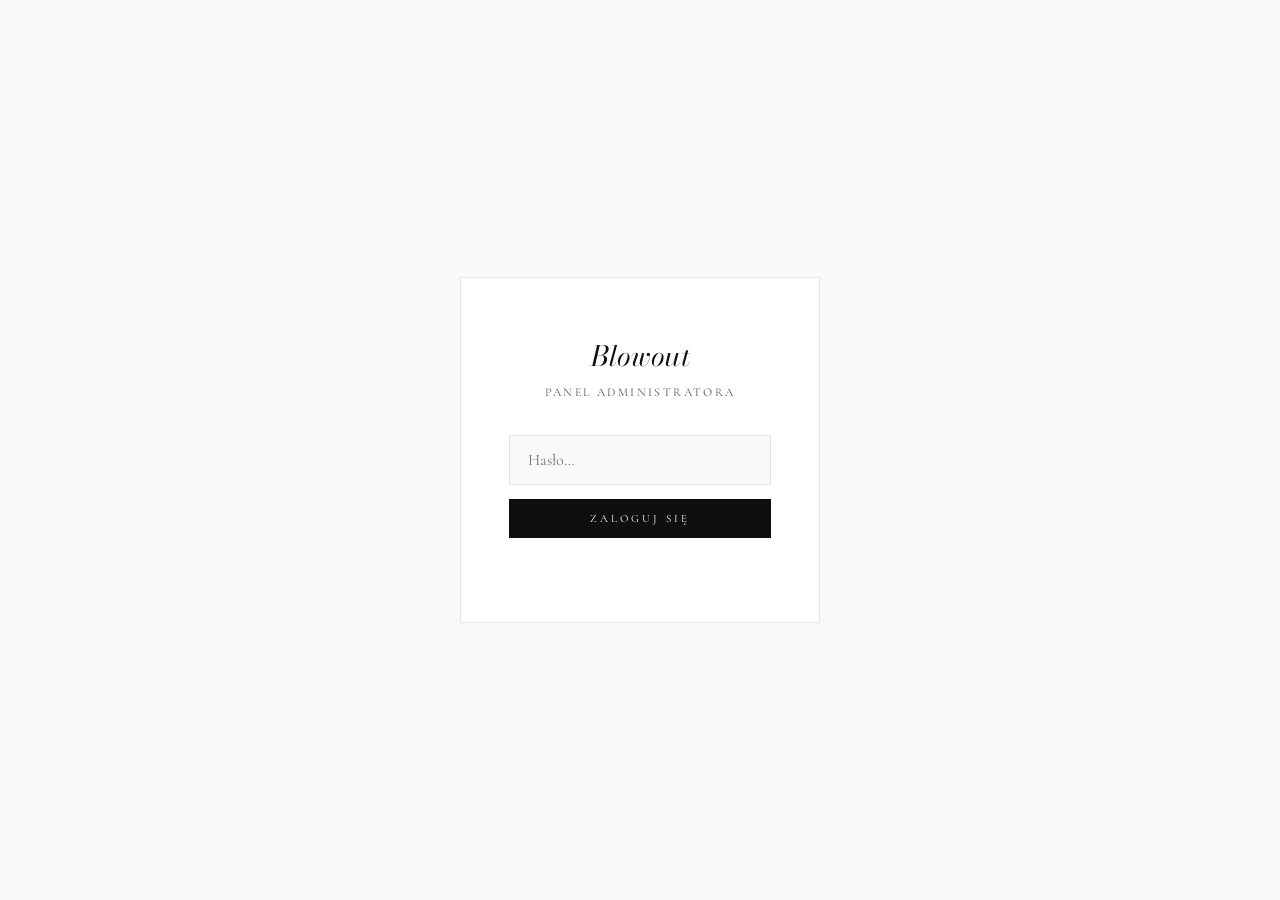
<file: admin.html>
<!doctype html>
<html lang="pl">
<head>
  <meta charset="UTF-8" />
  <meta name="viewport" content="width=device-width, initial-scale=1.0" />
  <title>Admin — Blowout Galeria</title>
  <link rel="preconnect" href="https://fonts.googleapis.com" />
  <link rel="preconnect" href="https://fonts.gstatic.com" crossorigin />
  <link href="https://fonts.googleapis.com/css2?family=Bodoni+Moda:ital,opsz,wght@0,6..96,700;1,6..96,400&family=Cormorant+Garamond:wght@300;400;600&display=swap" rel="stylesheet" />
  <!-- Cloudinary Upload Widget -->
  <script src="https://upload-widget.cloudinary.com/global/all.js" type="text/javascript"></script>
  <style>
    :root {
      --bg: #faf9f7;
      --surface: #ffffff;
      --border: rgba(0,0,0,0.09);
      --text: #0f0f0f;
      --text-mid: #555;
      --accent: #c8a87a;
      --danger: #c0392b;
      --T: cubic-bezier(0.16,1,0.3,1);
    }
    *, *::before, *::after { box-sizing: border-box; margin: 0; padding: 0; }
    html { font-family: "Cormorant Garamond", serif; background: var(--bg); color: var(--text); }

    /* ─── LOGIN ─── */
    #loginScreen {
      min-height: 100vh;
      display: flex;
      align-items: center;
      justify-content: center;
    }
    .login-box {
      background: var(--surface);
      border: 1px solid var(--border);
      padding: 56px 48px;
      width: 360px;
      text-align: center;
    }
    .login-box h1 {
      font-family: "Bodoni Moda", serif;
      font-style: italic;
      font-size: 28px;
      font-weight: 400;
      margin-bottom: 8px;
    }
    .login-box p {
      font-size: 12px;
      letter-spacing: 0.2em;
      text-transform: uppercase;
      color: var(--text-mid);
      margin-bottom: 36px;
    }
    .login-box input {
      width: 100%;
      padding: 14px 18px;
      border: 1px solid var(--border);
      background: var(--bg);
      font-family: "Cormorant Garamond", serif;
      font-size: 16px;
      color: var(--text);
      margin-bottom: 14px;
      outline: none;
      transition: border-color 0.2s;
    }
    .login-box input:focus { border-color: var(--accent); }
    .btn {
      display: inline-flex;
      align-items: center;
      justify-content: center;
      gap: 8px;
      padding: 13px 28px;
      font-family: "Cormorant Garamond", serif;
      font-size: 11px;
      letter-spacing: 0.28em;
      text-transform: uppercase;
      cursor: pointer;
      transition: all 0.2s;
      border: none;
    }
    .btn-primary {
      background: var(--text);
      color: #fff;
      width: 100%;
    }
    .btn-primary:hover { background: #333; }
    .btn-accent {
      background: var(--accent);
      color: #fff;
    }
    .btn-accent:hover { background: #b8983a; }
    .btn-outline {
      background: none;
      border: 1px solid var(--border);
      color: var(--text);
    }
    .btn-outline:hover { border-color: var(--text); }
    .btn-danger {
      background: none;
      border: 1px solid rgba(192,57,43,0.3);
      color: var(--danger);
      font-size: 10px;
      padding: 5px 10px;
    }
    .btn-danger:hover { background: rgba(192,57,43,0.05); }
    #loginError {
      font-size: 12px;
      color: var(--danger);
      margin-top: 10px;
      min-height: 18px;
    }

    /* ─── APP ─── */
    #app { display: none; }

    header {
      background: var(--surface);
      border-bottom: 1px solid var(--border);
      padding: 16px 40px;
      display: flex;
      align-items: center;
      justify-content: space-between;
      position: sticky;
      top: 0; z-index: 10;
    }
    .header-brand {
      display: flex;
      align-items: center;
      gap: 16px;
    }
    .header-brand h1 {
      font-family: "Bodoni Moda", serif;
      font-size: 18px;
      font-style: italic;
      font-weight: 400;
    }
    .header-brand span {
      font-size: 11px;
      letter-spacing: 0.2em;
      text-transform: uppercase;
      color: var(--text-mid);
      padding: 4px 12px;
      border: 1px solid var(--border);
    }
    .header-actions { display: flex; gap: 10px; }

    main { max-width: 1100px; margin: 0 auto; padding: 48px 40px; }

    /* ─── SETUP BANNER ─── */
    #setupBanner {
      background: #fffbf2;
      border: 1px solid #e8c97a;
      padding: 28px 32px;
      margin-bottom: 40px;
      display: none;
    }
    #setupBanner h3 {
      font-family: "Bodoni Moda", serif;
      font-size: 17px;
      font-weight: 700;
      margin-bottom: 12px;
    }
    #setupBanner p { font-size: 15px; color: var(--text-mid); line-height: 1.7; margin-bottom: 12px; }
    #setupBanner .setup-inputs { display: flex; gap: 12px; align-items: flex-end; flex-wrap: wrap; margin-top: 16px; }
    #setupBanner .setup-field { display: flex; flex-direction: column; gap: 6px; flex: 1; min-width: 200px; }
    #setupBanner label { font-size: 10px; letter-spacing: 0.2em; text-transform: uppercase; color: var(--text-mid); }
    #setupBanner input {
      padding: 11px 14px;
      border: 1px solid #e8c97a;
      background: #fff;
      font-family: "Cormorant Garamond", serif;
      font-size: 15px;
      outline: none;
    }
    #setupBanner input:focus { border-color: var(--accent); }

    /* ─── TABS ─── */
    .tabs {
      display: flex;
      gap: 0;
      border-bottom: 1px solid var(--border);
      margin-bottom: 40px;
    }
    .tab-btn {
      font-family: "Cormorant Garamond", serif;
      font-size: 12px;
      letter-spacing: 0.2em;
      text-transform: uppercase;
      color: rgba(0,0,0,0.35);
      padding: 12px 24px 14px;
      background: none;
      border: none;
      cursor: pointer;
      position: relative;
      transition: color 0.2s;
      white-space: nowrap;
    }
    .tab-btn::after {
      content: "";
      position: absolute;
      bottom: -1px; left: 0;
      width: 0; height: 2px;
      background: var(--text);
      transition: width 0.3s var(--T);
    }
    .tab-btn.active { color: var(--text); }
    .tab-btn.active::after { width: 100%; }

    /* ─── UPLOAD AREA ─── */
    .upload-area {
      border: 2px dashed var(--border);
      padding: 48px;
      text-align: center;
      margin-bottom: 32px;
      transition: border-color 0.2s;
      cursor: pointer;
    }
    .upload-area:hover { border-color: var(--accent); }
    .upload-area .u-icon { font-size: 36px; margin-bottom: 14px; opacity: 0.4; }
    .upload-area h3 {
      font-family: "Bodoni Moda", serif;
      font-size: 18px;
      font-weight: 700;
      margin-bottom: 8px;
    }
    .upload-area p { font-size: 14px; color: var(--text-mid); margin-bottom: 20px; }
    #cloudSetupNote { font-size: 12px; color: #b8983a; margin-top: 12px; display: none; }

    /* ─── IMAGE GRID ─── */
    .img-grid {
      display: grid;
      grid-template-columns: repeat(auto-fill, minmax(160px, 1fr));
      gap: 12px;
      margin-bottom: 32px;
    }
    .img-card {
      position: relative;
      aspect-ratio: 3/4;
      overflow: hidden;
      background: var(--surface);
      border: 1px solid var(--border);
    }
    .img-card img {
      width: 100%; height: 100%;
      object-fit: cover;
      display: block;
    }
    .img-card-overlay {
      position: absolute;
      inset: 0;
      background: rgba(0,0,0,0.55);
      opacity: 0;
      transition: opacity 0.2s;
      display: flex;
      flex-direction: column;
      align-items: center;
      justify-content: center;
      gap: 8px;
    }
    .img-card:hover .img-card-overlay { opacity: 1; }
    .img-card input {
      position: absolute;
      bottom: 0; left: 0; right: 0;
      background: rgba(0,0,0,0.7);
      border: none;
      color: #fff;
      font-family: "Cormorant Garamond", serif;
      font-size: 12px;
      padding: 6px 8px;
      width: 100%;
      outline: none;
    }
    .img-card input::placeholder { color: rgba(255,255,255,0.4); }
    .empty-state {
      grid-column: 1/-1;
      padding: 60px 0;
      text-align: center;
      font-size: 13px;
      letter-spacing: 0.2em;
      text-transform: uppercase;
      color: rgba(0,0,0,0.2);
    }

    /* ─── EXPORT ─── */
    #exportPanel {
      background: var(--surface);
      border: 1px solid var(--border);
      padding: 32px;
      display: none;
      margin-top: 24px;
    }
    #exportPanel h3 {
      font-family: "Bodoni Moda", serif;
      font-size: 17px;
      font-weight: 700;
      margin-bottom: 14px;
    }
    #exportPanel p { font-size: 14px; color: var(--text-mid); line-height: 1.6; margin-bottom: 16px; }
    #exportCode {
      font-family: monospace;
      font-size: 12px;
      line-height: 1.6;
      background: #f5f5f5;
      border: 1px solid var(--border);
      padding: 20px;
      width: 100%;
      height: 200px;
      resize: vertical;
      outline: none;
      color: var(--text);
    }
    .export-actions { display: flex; gap: 10px; margin-top: 14px; }

    .status-bar {
      position: fixed;
      bottom: 24px; right: 24px;
      background: var(--text);
      color: #fff;
      padding: 12px 20px;
      font-size: 12px;
      letter-spacing: 0.15em;
      text-transform: uppercase;
      opacity: 0;
      transform: translateY(10px);
      transition: all 0.3s;
      pointer-events: none;
    }
    .status-bar.show { opacity: 1; transform: translateY(0); }
  </style>
</head>
<body>

<!-- LOGIN -->
<div id="loginScreen">
  <div class="login-box">
    <h1>Blowout</h1>
    <p>Panel administratora</p>
    <input type="password" id="passInput" placeholder="Hasło…" autocomplete="current-password" />
    <button class="btn btn-primary" onclick="doLogin()">Zaloguj się</button>
    <div id="loginError"></div>
  </div>
</div>

<!-- APP -->
<div id="app">
  <header>
    <div class="header-brand">
      <h1>Blowout Admin</h1>
      <span>Galeria</span>
    </div>
    <div class="header-actions">
      <button class="btn btn-outline" onclick="previewSite()">Podgląd ↗</button>
      <button class="btn btn-accent" onclick="saveGallery()">Zapisz i opublikuj</button>
      <button class="btn btn-outline" onclick="doLogout()">Wyloguj</button>
    </div>
  </header>

  <main>
    <!-- SETUP BANNER -->
    <div id="setupBanner">
      <h3>⚙ Skonfiguruj Cloudinary</h3>
      <p>
        Cloudinary to darmowy serwis do przechowywania zdjęć. Rejestracja jest bezpłatna
        (25 GB miejsca). Wpisz poniżej swoje dane, aby móc wgrywać zdjęcia przez ten panel.
      </p>
      <p>
        <strong>Jak to zrobić:</strong><br/>
        1. Przejdź na <strong>cloudinary.com</strong> i załóż darmowe konto.<br/>
        2. Po zalogowaniu w dashboardzie znajdziesz swój <em>Cloud Name</em> (np. <code>my-blowout</code>).<br/>
        3. Przejdź do <em>Settings → Upload → Upload presets</em>, kliknij „Add upload preset",<br/>
        &nbsp;&nbsp;&nbsp;ustaw <em>Signing Mode</em> na <strong>Unsigned</strong> i zapisz. Skopiuj nazwę presetu.
      </p>
      <div class="setup-inputs">
        <div class="setup-field">
          <label>Cloud Name</label>
          <input type="text" id="cfCloudName" placeholder="np. my-blowout-studio" />
        </div>
        <div class="setup-field">
          <label>Upload Preset (unsigned)</label>
          <input type="text" id="cfUploadPreset" placeholder="np. blowout_gallery" />
        </div>
        <button class="btn btn-primary" style="flex-shrink:0;padding:11px 24px" onclick="saveCloudinaryConfig()">Zapisz konfigurację</button>
      </div>
    </div>

    <!-- TABS -->
    <div class="tabs">
      <button class="tab-btn active" data-tab="blondy">Blondy</button>
      <button class="tab-btn" data-tab="koloryzacje">Koloryzacje</button>
      <button class="tab-btn" data-tab="ciecia">Cięcia</button>
      <button class="tab-btn" data-tab="upiecia">Upięcia</button>
    </div>

    <!-- UPLOAD AREA -->
    <div class="upload-area" id="uploadArea" onclick="openUpload()">
      <div class="u-icon">📷</div>
      <h3>Wgraj zdjęcia</h3>
      <p>Kliknij, aby otworzyć panel przesyłania Cloudinary.<br/>Obsługuje: JPEG, PNG, WebP, HEIC.</p>
      <button class="btn btn-accent" onclick="openUpload(event)">Wybierz pliki</button>
      <div id="cloudSetupNote">⚠ Najpierw skonfiguruj Cloudinary powyżej.</div>
    </div>

    <!-- IMAGE GRID -->
    <div class="img-grid" id="imgGrid"></div>

    <!-- EXPORT -->
    <div id="exportPanel">
      <h3>Gotowy plik gallery-data.js</h3>
      <p>Skopiuj ten kod i zapisz jako <code>gallery-data.js</code> w folderze projektu,
         aby zmiany były trwałe nawet po wyczyszczeniu pamięci przeglądarki.</p>
      <textarea id="exportCode" readonly></textarea>
      <div class="export-actions">
        <button class="btn btn-primary" onclick="downloadFile()">Pobierz gallery-data.js</button>
        <button class="btn btn-outline" onclick="copyCode()">Kopiuj kod</button>
        <button class="btn btn-outline" onclick="document.getElementById('exportPanel').style.display='none'">Zamknij</button>
      </div>
    </div>
  </main>
</div>

<div class="status-bar" id="statusBar"></div>

<script>
// ─── PASSWORD ──────────────────────────────────────────────────────────
// Change this to your desired password:
const ADMIN_PASSWORD = "blowout2025";

function doLogin() {
  const val = document.getElementById("passInput").value;
  if (val === ADMIN_PASSWORD) {
    document.getElementById("loginScreen").style.display = "none";
    document.getElementById("app").style.display = "block";
    initApp();
  } else {
    document.getElementById("loginError").textContent = "Nieprawidłowe hasło.";
    document.getElementById("passInput").value = "";
  }
}
document.getElementById("passInput").addEventListener("keydown", e => {
  if (e.key === "Enter") doLogin();
});
function doLogout() {
  document.getElementById("loginScreen").style.display = "flex";
  document.getElementById("app").style.display = "none";
}

// ─── STATE ─────────────────────────────────────────────────────────────
const TABS = ["blondy", "koloryzacje", "ciecia", "upiecia"];
let gallery = { blondy: [], koloryzacje: [], ciecia: [], upiecia: [] };
let activeTab = "blondy";
let cfCloudName = "", cfUploadPreset = "";

function loadState() {
  try {
    const g = localStorage.getItem("blowout_gallery");
    if (g) gallery = JSON.parse(g);
    const cf = localStorage.getItem("blowout_cloudinary");
    if (cf) { const p = JSON.parse(cf); cfCloudName = p.cloudName || ""; cfUploadPreset = p.uploadPreset || ""; }
  } catch {}
}

function initApp() {
  loadState();

  // Restore cloudinary config inputs
  if (cfCloudName) document.getElementById("cfCloudName").value = cfCloudName;
  if (cfUploadPreset) document.getElementById("cfUploadPreset").value = cfUploadPreset;

  // Show setup banner if not configured
  if (!cfCloudName || !cfUploadPreset) {
    document.getElementById("setupBanner").style.display = "block";
  }

  // Tab clicks
  document.querySelectorAll(".tab-btn").forEach(btn => {
    btn.addEventListener("click", () => {
      activeTab = btn.dataset.tab;
      document.querySelectorAll(".tab-btn").forEach(b => b.classList.remove("active"));
      btn.classList.add("active");
      renderGrid();
    });
  });

  renderGrid();
}

function saveCloudinaryConfig() {
  cfCloudName    = document.getElementById("cfCloudName").value.trim();
  cfUploadPreset = document.getElementById("cfUploadPreset").value.trim();
  if (!cfCloudName || !cfUploadPreset) {
    alert("Wypełnij oba pola: Cloud Name i Upload Preset.");
    return;
  }
  localStorage.setItem("blowout_cloudinary", JSON.stringify({ cloudName: cfCloudName, uploadPreset: cfUploadPreset }));
  document.getElementById("setupBanner").style.display = "none";
  showStatus("Konfiguracja Cloudinary zapisana ✓");
}

// ─── UPLOAD ─────────────────────────────────────────────────────────────
function openUpload(e) {
  if (e) e.stopPropagation();

  // Re-read in case they just saved config
  const freshCf = localStorage.getItem("blowout_cloudinary");
  if (freshCf) { const p = JSON.parse(freshCf); cfCloudName = p.cloudName || ""; cfUploadPreset = p.uploadPreset || ""; }

  if (!cfCloudName || !cfUploadPreset) {
    document.getElementById("setupBanner").style.display = "block";
    document.getElementById("cloudSetupNote").style.display = "block";
    document.getElementById("setupBanner").scrollIntoView({ behavior: "smooth" });
    return;
  }

  const widget = cloudinary.createUploadWidget({
    cloudName:    cfCloudName,
    uploadPreset: cfUploadPreset,
    multiple:     true,
    maxFiles:     20,
    resourceType: "image",
    clientAllowedFormats: ["jpg","jpeg","png","webp","heic"],
    folder:       "blowout/" + activeTab,
    sources: ["local", "url", "camera"],
    styles: {
      palette: { window: "#FFFFFF", sourceBg: "#FAFAF8", windowBorder: "#E0DDDA",
                 tabIcon: "#C8A87A", inactiveTabIcon: "#999", menuIcons: "#555",
                 link: "#C8A87A", action: "#0F0F0F", inProgress: "#C8A87A",
                 complete: "#2ECC71", error: "#C0392B", textDark: "#0F0F0F", textLight: "#FFFFFF" },
      frame: { background: "rgba(0,0,0,0.6)" }
    }
  }, (error, result) => {
    if (error) { console.error(error); return; }
    if (result.event === "success") {
      const info = result.info;
      gallery[activeTab].push({ url: info.secure_url, caption: "" });
      renderGrid();
    }
    if (result.event === "close") {
      saveGallery(true); // silent save after upload session
    }
  });
  widget.open();
}

// ─── GRID RENDER ────────────────────────────────────────────────────────
function renderGrid() {
  const grid   = document.getElementById("imgGrid");
  const images = gallery[activeTab] || [];
  grid.innerHTML = "";

  if (images.length === 0) {
    grid.innerHTML = `<div class="empty-state">Brak zdjęć w tej kategorii.<br/>Kliknij „Wgraj zdjęcia" powyżej.</div>`;
    return;
  }

  images.forEach((img, idx) => {
    const card = document.createElement("div");
    card.className = "img-card";
    card.innerHTML = `
      <img src="${img.url}" alt="${img.caption || ''}" loading="lazy" />
      <div class="img-card-overlay">
        <button class="btn btn-danger" onclick="removeImage(${idx})">✕ Usuń</button>
      </div>
      <input type="text" value="${img.caption || ''}" placeholder="Opis (opcjonalnie)"
             oninput="gallery['${activeTab}'][${idx}].caption = this.value" />`;
    grid.appendChild(card);
  });
}

function removeImage(idx) {
  if (!confirm("Usunąć to zdjęcie?")) return;
  gallery[activeTab].splice(idx, 1);
  renderGrid();
  showStatus("Zdjęcie usunięte");
}

// ─── SAVE ────────────────────────────────────────────────────────────────
function saveGallery(silent = false) {
  localStorage.setItem("blowout_gallery", JSON.stringify(gallery));
  if (!silent) {
    showStatus("Zapisano! Zmiany widoczne na stronie ✓");
    buildExport();
    document.getElementById("exportPanel").style.display = "block";
    document.getElementById("exportPanel").scrollIntoView({ behavior: "smooth" });
  }
}

// ─── EXPORT ──────────────────────────────────────────────────────────────
function buildExport() {
  const lines = ["var GALLERY_DATA = {"];
  TABS.forEach((tab, i) => {
    const imgs = gallery[tab] || [];
    lines.push(`  ${tab}: [`);
    imgs.forEach((img, j) => {
      const comma = j < imgs.length - 1 ? "," : "";
      lines.push(`    { url: "${img.url}", caption: "${img.caption || ''}" }${comma}`);
    });
    lines.push(`  ]${i < TABS.length - 1 ? "," : ""}`);
  });
  lines.push("};");
  document.getElementById("exportCode").value = lines.join("\n");
}

function downloadFile() {
  buildExport();
  const blob = new Blob([document.getElementById("exportCode").value], { type: "text/javascript" });
  const a = document.createElement("a");
  a.href = URL.createObjectURL(blob);
  a.download = "gallery-data.js";
  a.click();
  showStatus("Pobrano gallery-data.js ✓");
}

function copyCode() {
  buildExport();
  navigator.clipboard.writeText(document.getElementById("exportCode").value)
    .then(() => showStatus("Kod skopiowany do schowka ✓"))
    .catch(() => { document.getElementById("exportCode").select(); document.execCommand("copy"); showStatus("Skopiowano ✓"); });
}

function previewSite() {
  window.open("/", "_blank");
}

// ─── STATUS ──────────────────────────────────────────────────────────────
let statusTimer;
function showStatus(msg) {
  const bar = document.getElementById("statusBar");
  bar.textContent = msg;
  bar.classList.add("show");
  clearTimeout(statusTimer);
  statusTimer = setTimeout(() => bar.classList.remove("show"), 3200);
}
</script>
</body>
</html>
</file>
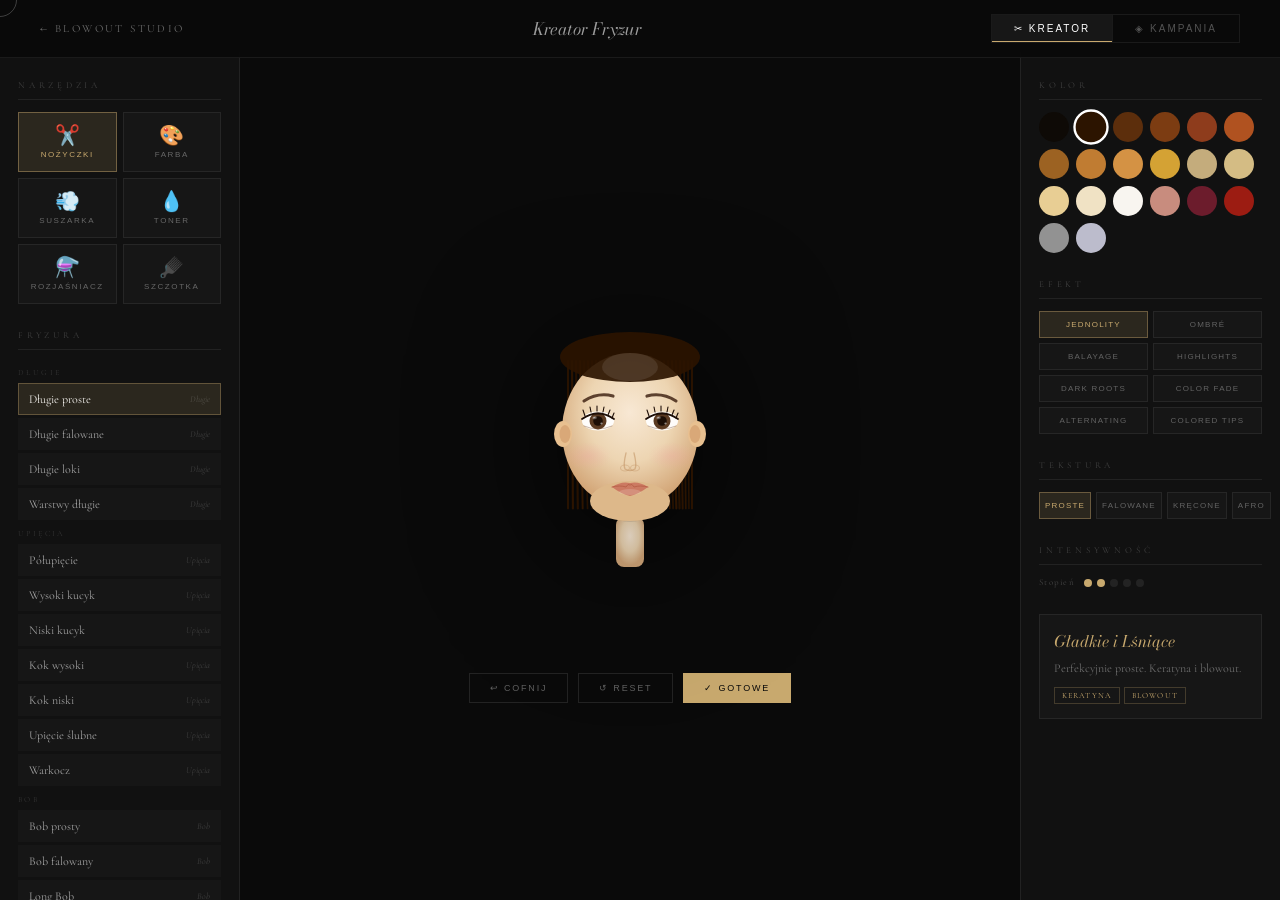
<file: hair-game.html>
<!doctype html>
<html lang="pl">
    <head>
        <meta charset="UTF-8" />
        <meta name="viewport" content="width=device-width, initial-scale=1.0" />
        <title>Kreator Fryzur — Blowout Studio</title>
        <link rel="preconnect" href="https://fonts.googleapis.com" />
        <link rel="preconnect" href="https://fonts.gstatic.com" crossorigin />
        <link
            href="https://fonts.googleapis.com/css2?family=Bodoni+Moda:ital,opsz,wght@0,6..96,400;0,6..96,700;1,6..96,400&family=Cormorant+Garamond:ital,wght@0,300;0,400;0,600;1,300;1,400&display=swap"
            rel="stylesheet"
        />
        <style>
            :root {
                --bg: #0a0a0a;
                --panel: #111;
                --border: rgba(255, 255, 255, 0.07);
                --mid: #2a2a2a;
                --cream: #f4f2ee;
                --white: #fff;
                --gold: #c8a96e;
                --gdim: rgba(200, 169, 110, 0.14);
                --T: cubic-bezier(0.16, 1, 0.3, 1);
            }
            *,
            *::before,
            *::after {
                box-sizing: border-box;
                margin: 0;
                padding: 0;
            }
            html {
                overflow-x: hidden;
            }
            body {
                font-family: "Cormorant Garamond", serif;
                background: var(--bg);
                color: var(--cream);
                overflow-x: hidden;
                min-height: 100vh;
                cursor:
                    url("images/scissors.svg") 8 8,
                    crosshair;
            }
            #cr {
                position: fixed;
                width: 34px;
                height: 34px;
                border: 1px solid rgba(255, 255, 255, 0.22);
                border-radius: 50%;
                pointer-events: none;
                z-index: 9999;
                transform: translate(-50%, -50%);
                transition:
                    width 0.25s var(--T),
                    height 0.25s var(--T),
                    border-color 0.25s;
            }
            #cr.big {
                width: 54px;
                height: 54px;
                border-color: rgba(200, 169, 110, 0.6);
            }
            nav {
                position: fixed;
                top: 0;
                left: 0;
                right: 0;
                z-index: 200;
                display: flex;
                align-items: center;
                justify-content: space-between;
                padding: 14px 40px;
                background: rgba(10, 10, 10, 0.95);
                backdrop-filter: blur(16px);
                border-bottom: 1px solid var(--border);
            }
            .nback {
                font-size: 11px;
                letter-spacing: 0.22em;
                text-transform: uppercase;
                color: rgba(255, 255, 255, 0.4);
                text-decoration: none;
                transition: color 0.3s;
            }
            .nback:hover {
                color: var(--white);
            }
            .ntitle {
                font-family: "Bodoni Moda", serif;
                font-style: italic;
                font-size: 17px;
                color: rgba(255, 255, 255, 0.6);
            }
            .mbar {
                display: flex;
                border: 1px solid var(--border);
            }
            .mbtn {
                font-size: 10px;
                letter-spacing: 0.2em;
                text-transform: uppercase;
                padding: 8px 22px;
                background: none;
                border: none;
                color: rgba(255, 255, 255, 0.3);
                cursor:
                    url("images/scissors.svg") 8 8,
                    crosshair;
                transition: all 0.25s;
                position: relative;
            }
            .mbtn + .mbtn {
                border-left: 1px solid var(--border);
            }
            .mbtn.active {
                background: rgba(255, 255, 255, 0.06);
                color: var(--white);
            }
            .mbtn.active::after {
                content: "";
                position: absolute;
                bottom: 0;
                left: 0;
                right: 0;
                height: 1px;
                background: var(--gold);
            }
            .shell {
                display: grid;
                grid-template-columns: 240px 1fr 260px;
                min-height: 100vh;
                padding-top: 52px;
            }
            .panel {
                background: var(--panel);
                border-right: 1px solid var(--border);
                padding: 28px 18px;
                display: flex;
                flex-direction: column;
                gap: 26px;
                overflow-y: auto;
                max-height: calc(100vh - 52px);
            }
            .pr {
                border-right: none;
                border-left: 1px solid var(--border);
            }
            .pt {
                font-size: 9px;
                letter-spacing: 0.42em;
                text-transform: uppercase;
                color: rgba(255, 255, 255, 0.2);
                margin-bottom: 12px;
                padding-bottom: 8px;
                border-bottom: 1px solid var(--border);
            }
            .tgrid {
                display: grid;
                grid-template-columns: 1fr 1fr;
                gap: 6px;
            }
            .tbtn {
                display: flex;
                flex-direction: column;
                align-items: center;
                gap: 5px;
                padding: 12px 6px;
                background: rgba(255, 255, 255, 0.02);
                border: 1px solid var(--border);
                cursor:
                    url("images/scissors.svg") 8 8,
                    crosshair;
                transition: all 0.2s;
            }
            .tbtn:hover {
                background: rgba(255, 255, 255, 0.06);
                border-color: rgba(255, 255, 255, 0.14);
            }
            .tbtn.active {
                background: var(--gdim);
                border-color: rgba(200, 169, 110, 0.45);
            }
            .tico {
                font-size: 20px;
                line-height: 1;
            }
            .tlbl {
                font-size: 8px;
                letter-spacing: 0.2em;
                text-transform: uppercase;
                color: rgba(255, 255, 255, 0.35);
            }
            .tbtn.active .tlbl {
                color: var(--gold);
            }
            .slist {
                display: flex;
                flex-direction: column;
                gap: 3px;
            }
            .scat {
                font-size: 8px;
                letter-spacing: 0.3em;
                text-transform: uppercase;
                color: rgba(255, 255, 255, 0.14);
                padding: 6px 0 3px;
            }
            .si {
                display: flex;
                align-items: center;
                justify-content: space-between;
                padding: 8px 10px;
                background: rgba(255, 255, 255, 0.02);
                border: 1px solid transparent;
                cursor:
                    url("images/scissors.svg") 8 8,
                    crosshair;
                transition: all 0.2s;
            }
            .si:hover {
                background: rgba(255, 255, 255, 0.05);
                border-color: var(--border);
            }
            .si.active {
                background: var(--gdim);
                border-color: rgba(200, 169, 110, 0.35);
            }
            .sn {
                font-size: 12px;
                color: rgba(255, 255, 255, 0.6);
            }
            .si.active .sn {
                color: var(--cream);
            }
            .sc {
                font-size: 9px;
                color: rgba(255, 255, 255, 0.18);
                font-style: italic;
            }
            .lw {
                padding: 2px 0;
            }
            .ll {
                display: flex;
                justify-content: space-between;
                font-size: 9px;
                color: rgba(255, 255, 255, 0.25);
                margin-bottom: 10px;
            }
            input[type="range"] {
                width: 100%;
                -webkit-appearance: none;
                height: 1px;
                background: rgba(255, 255, 255, 0.12);
                outline: none;
            }
            input[type="range"]::-webkit-slider-thumb {
                -webkit-appearance: none;
                width: 13px;
                height: 13px;
                border-radius: 50%;
                background: var(--white);
                border: 2px solid var(--gold);
                cursor:
                    url("images/scissors.svg") 8 8,
                    crosshair;
            }
            .ca {
                display: flex;
                flex-direction: column;
                align-items: center;
                justify-content: center;
                padding: 40px 20px;
                background: var(--bg);
                position: relative;
            }
            .stage {
                position: relative;
                width: 300px;
                height: 400px;
                display: flex;
                align-items: center;
                justify-content: center;
            }
            #avatarSvg {
                width: 300px;
                height: 400px;
                filter: drop-shadow(0 20px 70px rgba(0, 0, 0, 0.85));
            }
            .ctools {
                display: flex;
                gap: 10px;
                margin-top: 24px;
            }
            .cbtn {
                font-size: 9px;
                letter-spacing: 0.2em;
                text-transform: uppercase;
                padding: 9px 20px;
                background: none;
                border: 1px solid rgba(255, 255, 255, 0.1);
                color: rgba(255, 255, 255, 0.35);
                cursor:
                    url("images/scissors.svg") 8 8,
                    crosshair;
                transition: all 0.3s;
            }
            .cbtn:hover {
                border-color: rgba(255, 255, 255, 0.3);
                color: var(--cream);
            }
            .cbtn.p {
                background: var(--gold);
                color: #0a0a0a;
                border-color: var(--gold);
            }
            .cbtn.p:hover {
                background: var(--cream);
                border-color: var(--cream);
            }
            .pal {
                display: flex;
                flex-wrap: wrap;
                gap: 7px;
            }
            .csw {
                width: 30px;
                height: 30px;
                border-radius: 50%;
                border: 2px solid transparent;
                cursor:
                    url("images/scissors.svg") 8 8,
                    crosshair;
                transition:
                    border-color 0.2s,
                    transform 0.2s;
                position: relative;
            }
            .csw:hover {
                transform: scale(1.14);
            }
            .csw.active {
                border-color: var(--white);
                transform: scale(1.18);
            }
            .csw::after {
                content: attr(data-n);
                position: absolute;
                bottom: calc(100% + 5px);
                left: 50%;
                transform: translateX(-50%);
                white-space: nowrap;
                font-size: 9px;
                background: rgba(15, 15, 15, 0.95);
                color: var(--cream);
                padding: 3px 7px;
                pointer-events: none;
                opacity: 0;
                transition: opacity 0.15s;
                z-index: 10;
            }
            .csw:hover::after {
                opacity: 1;
            }
            .fxg {
                display: grid;
                grid-template-columns: 1fr 1fr;
                gap: 5px;
            }
            .fb {
                padding: 8px 5px;
                text-align: center;
                background: rgba(255, 255, 255, 0.02);
                border: 1px solid var(--border);
                font-size: 8px;
                letter-spacing: 0.15em;
                text-transform: uppercase;
                color: rgba(255, 255, 255, 0.33);
                cursor:
                    url("images/scissors.svg") 8 8,
                    crosshair;
                transition: all 0.2s;
            }
            .fb:hover {
                border-color: rgba(255, 255, 255, 0.15);
                color: rgba(255, 255, 255, 0.65);
            }
            .fb.active {
                background: var(--gdim);
                border-color: rgba(200, 169, 110, 0.4);
                color: var(--gold);
            }
            .txg {
                display: grid;
                grid-template-columns: repeat(4, 1fr);
                gap: 5px;
            }
            .lk {
                background: rgba(255, 255, 255, 0.02);
                border: 1px solid var(--border);
                padding: 14px;
            }
            .lkt {
                font-family: "Bodoni Moda", serif;
                font-style: italic;
                font-size: 16px;
                color: var(--gold);
                margin-bottom: 5px;
            }
            .lkd {
                font-size: 12px;
                line-height: 1.7;
                color: rgba(255, 255, 255, 0.38);
            }
            .lkg {
                display: flex;
                flex-wrap: wrap;
                gap: 4px;
                margin-top: 9px;
            }
            .lkta {
                font-size: 8px;
                letter-spacing: 0.14em;
                text-transform: uppercase;
                color: var(--gold);
                border: 1px solid rgba(200, 169, 110, 0.25);
                padding: 3px 7px;
            }
            .irow {
                display: flex;
                align-items: center;
                gap: 5px;
            }
            .ilbl {
                font-size: 9px;
                color: rgba(255, 255, 255, 0.22);
                letter-spacing: 0.14em;
                margin-right: 4px;
            }
            .idot {
                width: 8px;
                height: 8px;
                border-radius: 50%;
                background: rgba(255, 255, 255, 0.08);
                cursor:
                    url("images/scissors.svg") 8 8,
                    crosshair;
                transition: background 0.2s;
            }
            .idot.active {
                background: var(--gold);
            }
            .mbadge {
                position: absolute;
                bottom: 16px;
                left: 50%;
                transform: translateX(-50%);
                background: rgba(10, 10, 10, 0.92);
                border: 1px solid rgba(200, 169, 110, 0.28);
                padding: 8px 22px;
                display: none;
                align-items: center;
                gap: 12px;
                font-size: 9px;
                letter-spacing: 0.2em;
                text-transform: uppercase;
                color: rgba(255, 255, 255, 0.35);
                white-space: nowrap;
            }
            .mbadge.show {
                display: flex;
            }
            .mpct {
                font-family: "Bodoni Moda", serif;
                font-size: 19px;
                color: var(--gold);
            }
            /* Campaign overlay */
            #cLayer {
                position: fixed;
                inset: 0;
                z-index: 150;
                background: rgba(5, 5, 5, 0.97);
                backdrop-filter: blur(18px);
                display: none;
                flex-direction: column;
                align-items: center;
                justify-content: center;
                padding: 20px;
                overflow-y: auto;
            }
            #cLayer.show {
                display: flex;
            }
            .csh {
                width: 100%;
                max-width: 1060px;
                display: grid;
                grid-template-columns: 1fr 320px;
                gap: 52px;
                align-items: start;
            }
            .cprog {
                display: flex;
                gap: 4px;
                margin-bottom: 28px;
            }
            .cpd {
                flex: 1;
                height: 2px;
                background: rgba(255, 255, 255, 0.08);
                transition: background 0.4s;
            }
            .cpd.done {
                background: var(--gold);
            }
            .cpd.cur {
                background: rgba(255, 255, 255, 0.45);
            }
            .chdr {
                display: flex;
                align-items: flex-end;
                gap: 20px;
                margin-bottom: 24px;
            }
            .cface {
                width: 80px;
                height: 106px;
                clip-path: polygon(50% 0%, 100% 50%, 50% 100%, 0% 50%);
                background: var(--mid);
                display: flex;
                align-items: center;
                justify-content: center;
                font-size: 38px;
                flex-shrink: 0;
            }
            .cname {
                font-family: "Bodoni Moda", serif;
                font-size: 22px;
                font-weight: 700;
                color: var(--white);
                margin-bottom: 3px;
            }
            .ctype {
                font-size: 10px;
                letter-spacing: 0.24em;
                text-transform: uppercase;
                color: rgba(255, 255, 255, 0.28);
            }
            .bub {
                background: rgba(255, 255, 255, 0.04);
                border: 1px solid rgba(255, 255, 255, 0.1);
                padding: 22px 26px;
                position: relative;
                margin-bottom: 24px;
            }
            .bub::before {
                content: "";
                position: absolute;
                top: 26px;
                left: -8px;
                width: 13px;
                height: 13px;
                background: rgba(255, 255, 255, 0.04);
                border-left: 1px solid rgba(255, 255, 255, 0.1);
                border-bottom: 1px solid rgba(255, 255, 255, 0.1);
                transform: rotate(45deg);
            }
            .bubt {
                font-size: 17px;
                line-height: 1.75;
                color: rgba(255, 255, 255, 0.72);
                font-style: italic;
            }
            .bubm {
                margin-top: 10px;
                font-size: 9px;
                letter-spacing: 0.22em;
                text-transform: uppercase;
                color: rgba(255, 255, 255, 0.2);
            }
            .hlist {
                display: flex;
                flex-direction: column;
                gap: 7px;
                margin-bottom: 22px;
            }
            .hrow {
                display: flex;
                align-items: center;
                gap: 11px;
                font-size: 12px;
                color: rgba(255, 255, 255, 0.35);
                padding: 7px 0;
                border-bottom: 1px solid rgba(255, 255, 255, 0.04);
            }
            .hico {
                font-size: 16px;
                width: 24px;
                text-align: center;
            }
            .sbar {
                display: flex;
                align-items: center;
                gap: 12px;
                padding: 14px;
                background: rgba(255, 255, 255, 0.03);
                border: 1px solid var(--border);
                margin-bottom: 20px;
            }
            .slbl {
                font-size: 9px;
                letter-spacing: 0.28em;
                text-transform: uppercase;
                color: rgba(255, 255, 255, 0.22);
                flex-shrink: 0;
            }
            .strk {
                flex: 1;
                height: 2px;
                background: rgba(255, 255, 255, 0.07);
            }
            .sfl {
                height: 100%;
                background: var(--gold);
                transition: width 0.5s var(--T);
                width: 0%;
            }
            .snum {
                font-family: "Bodoni Moda", serif;
                font-size: 18px;
                color: var(--gold);
                min-width: 42px;
                text-align: right;
            }
            .csbtn {
                font-size: 11px;
                letter-spacing: 0.24em;
                text-transform: uppercase;
                padding: 15px 38px;
                background: var(--gold);
                color: #0a0a0a;
                border: none;
                cursor:
                    url("images/scissors.svg") 8 8,
                    crosshair;
                transition: all 0.3s;
                font-family: "Cormorant Garamond", serif;
            }
            .csbtn:hover {
                background: var(--cream);
            }
            .tlbl2 {
                font-size: 9px;
                letter-spacing: 0.38em;
                text-transform: uppercase;
                color: rgba(255, 255, 255, 0.18);
                margin-bottom: 12px;
            }
            .tframe {
                background: var(--mid);
                border: 1px solid var(--border);
                display: flex;
                align-items: center;
                justify-content: center;
                padding: 18px;
                position: relative;
            }
            .tframe::after {
                content: "GOAL";
                position: absolute;
                top: 8px;
                right: 8px;
                font-size: 7px;
                letter-spacing: 0.35em;
                color: rgba(200, 169, 110, 0.35);
            }
            .clist {
                display: flex;
                flex-direction: column;
                gap: 5px;
                margin-top: 14px;
            }
            .ci {
                font-size: 11px;
                color: rgba(255, 255, 255, 0.32);
                padding: 5px 0;
                border-bottom: 1px solid rgba(255, 255, 255, 0.04);
            }
            /* Result */
            #rLayer {
                position: fixed;
                inset: 0;
                z-index: 300;
                background: rgba(5, 5, 5, 0.98);
                backdrop-filter: blur(22px);
                display: none;
                flex-direction: column;
                align-items: center;
                justify-content: center;
                text-align: center;
                padding: 40px;
            }
            #rLayer.show {
                display: flex;
            }
            .rico {
                font-size: 72px;
                margin-bottom: 18px;
            }
            .rgr {
                font-family: "Bodoni Moda", serif;
                font-size: 80px;
                font-weight: 900;
                color: var(--gold);
                line-height: 1;
                margin-bottom: 10px;
            }
            .rti {
                font-size: 22px;
                color: var(--white);
                margin-bottom: 10px;
            }
            .rde {
                font-size: 14px;
                line-height: 1.8;
                color: rgba(255, 255, 255, 0.42);
                max-width: 460px;
                margin: 0 auto 28px;
            }
            .rbs {
                display: flex;
                gap: 10px;
                justify-content: center;
                flex-wrap: wrap;
            }
            .rb {
                font-size: 10px;
                letter-spacing: 0.2em;
                text-transform: uppercase;
                padding: 13px 32px;
                background: none;
                border: 1px solid rgba(255, 255, 255, 0.18);
                color: rgba(255, 255, 255, 0.5);
                cursor:
                    url("images/scissors.svg") 8 8,
                    crosshair;
                transition: all 0.3s;
                font-family: "Cormorant Garamond", serif;
            }
            .rb:hover {
                border-color: var(--white);
                color: var(--white);
            }
            .rb.p {
                background: var(--gold);
                border-color: var(--gold);
                color: #0a0a0a;
            }
            .rb.p:hover {
                background: var(--cream);
                border-color: var(--cream);
            }
            .toast {
                position: fixed;
                bottom: 30px;
                left: 50%;
                transform: translateX(-50%);
                background: rgba(200, 169, 110, 0.95);
                color: #0a0a0a;
                font-family: "Cormorant Garamond", serif;
                font-size: 11px;
                letter-spacing: 0.2em;
                text-transform: uppercase;
                padding: 11px 26px;
                z-index: 999;
                animation: fup 0.3s var(--T);
                pointer-events: none;
            }
            @keyframes fup {
                from {
                    opacity: 0;
                    transform: translate(-50%, 12px);
                }
                to {
                    opacity: 1;
                    transform: translate(-50%, 0);
                }
            }
            @media (max-width: 900px) {
                .shell {
                    grid-template-columns: 1fr;
                }
                .panel {
                    display: none;
                }
                .csh {
                    grid-template-columns: 1fr;
                    gap: 28px;
                }
                nav {
                    padding: 12px 18px;
                }
            }
        </style>
    </head>
    <body>
        <div id="cr"></div>
        <nav>
            <a href="blowout.html" class="nback">← Blowout Studio</a>
            <div class="ntitle">Kreator Fryzur</div>
            <div class="mbar">
                <button class="mbtn active" id="bFree">✂ Kreator</button>
                <button class="mbtn" id="bCamp">◈ Kampania</button>
            </div>
        </nav>
        <div class="shell">
            <!-- LEFT -->
            <div class="panel">
                <div>
                    <div class="pt">Narzędzia</div>
                    <div class="tgrid">
                        <button class="tbtn active" data-tool="scissors">
                            <span class="tico">✂️</span
                            ><span class="tlbl">Nożyczki</span>
                        </button>
                        <button class="tbtn" data-tool="color">
                            <span class="tico">🎨</span
                            ><span class="tlbl">Farba</span>
                        </button>
                        <button class="tbtn" data-tool="dryer">
                            <span class="tico">💨</span
                            ><span class="tlbl">Suszarka</span>
                        </button>
                        <button class="tbtn" data-tool="toner">
                            <span class="tico">💧</span
                            ><span class="tlbl">Toner</span>
                        </button>
                        <button class="tbtn" data-tool="bleach">
                            <span class="tico">⚗️</span
                            ><span class="tlbl">Rozjaśniacz</span>
                        </button>
                        <button class="tbtn" data-tool="brush">
                            <span class="tico">🪮</span
                            ><span class="tlbl">Szczotka</span>
                        </button>
                    </div>
                </div>
                <div>
                    <div class="pt">Fryzura</div>
                    <div class="slist" id="styleList"></div>
                </div>
                <div>
                    <div class="pt">Długość</div>
                    <div class="lw">
                        <div class="ll">
                            <span>Krótka</span><span id="lv">Średnia</span
                            ><span>Długa</span>
                        </div>
                        <input
                            type="range"
                            id="ls"
                            min="0"
                            max="100"
                            value="50"
                        />
                    </div>
                </div>
            </div>
            <!-- CENTER -->
            <div class="ca">
                <div class="stage" id="stage">
                    <svg
                        id="avatarSvg"
                        viewBox="0 0 300 400"
                        xmlns="http://www.w3.org/2000/svg"
                    >
                        <defs>
                            <radialGradient id="sg" cx="50%" cy="38%" r="58%">
                                <stop offset="0%" stop-color="#f8e8d4" />
                                <stop offset="55%" stop-color="#edd5b2" />
                                <stop offset="100%" stop-color="#d4a87a" />
                            </radialGradient>
                            <radialGradient id="blL" cx="50%" cy="50%" r="50%">
                                <stop
                                    offset="0%"
                                    stop-color="#f0a0a0"
                                    stop-opacity=".28"
                                />
                                <stop
                                    offset="100%"
                                    stop-color="#f0a0a0"
                                    stop-opacity="0"
                                />
                            </radialGradient>
                            <radialGradient id="blR" cx="50%" cy="50%" r="50%">
                                <stop
                                    offset="0%"
                                    stop-color="#f0a0a0"
                                    stop-opacity=".28"
                                />
                                <stop
                                    offset="100%"
                                    stop-color="#f0a0a0"
                                    stop-opacity="0"
                                />
                            </radialGradient>
                            <radialGradient id="eg" cx="32%" cy="28%" r="50%">
                                <stop
                                    offset="0%"
                                    stop-color="#fff"
                                    stop-opacity=".65"
                                />
                                <stop
                                    offset="100%"
                                    stop-color="#fff"
                                    stop-opacity="0"
                                />
                            </radialGradient>
                        </defs>
                        <g id="hB"></g>
                        <rect
                            x="136"
                            y="268"
                            width="28"
                            height="50"
                            rx="8"
                            fill="url(#sg)"
                            opacity=".88"
                        />
                        <ellipse
                            cx="150"
                            cy="268"
                            rx="14"
                            ry="5"
                            fill="rgba(0,0,0,.1)"
                        />
                        <ellipse
                            cx="150"
                            cy="182"
                            rx="68"
                            ry="78"
                            fill="url(#sg)"
                        />
                        <ellipse
                            cx="150"
                            cy="252"
                            rx="40"
                            ry="20"
                            fill="#ddb88a"
                        />
                        <ellipse
                            cx="83"
                            cy="185"
                            rx="9"
                            ry="13"
                            fill="#e8c090"
                        />
                        <ellipse
                            cx="85"
                            cy="185"
                            rx="5.5"
                            ry="9"
                            fill="#d9a878"
                        />
                        <ellipse
                            cx="217"
                            cy="185"
                            rx="9"
                            ry="13"
                            fill="#e8c090"
                        />
                        <ellipse
                            cx="215"
                            cy="185"
                            rx="5.5"
                            ry="9"
                            fill="#d9a878"
                        />
                        <ellipse
                            cx="108"
                            cy="207"
                            rx="24"
                            ry="14"
                            fill="url(#blL)"
                        />
                        <ellipse
                            cx="192"
                            cy="207"
                            rx="24"
                            ry="14"
                            fill="url(#blR)"
                        />
                        <path
                            d="M104 152 Q118 143 133 147"
                            fill="none"
                            stroke="#3d2010"
                            stroke-width="3.2"
                            stroke-linecap="round"
                            opacity=".82"
                        />
                        <path
                            d="M167 147 Q182 143 196 152"
                            fill="none"
                            stroke="#3d2010"
                            stroke-width="3.2"
                            stroke-linecap="round"
                            opacity=".82"
                        />
                        <g transform="translate(118,172)">
                            <ellipse
                                cx="0"
                                cy="0"
                                rx="16"
                                ry="9.5"
                                fill="white"
                                opacity=".93"
                            />
                            <circle cx="0" cy="0" r="8.5" fill="#5a3a22" />
                            <circle cx="0" cy="0" r="4.8" fill="#1c0e06" />
                            <ellipse
                                cx="-2.5"
                                cy="-2.5"
                                rx="3.2"
                                ry="2.2"
                                fill="url(#eg)"
                            />
                            <circle
                                cx="3.5"
                                cy="2.5"
                                r="1.1"
                                fill="white"
                                opacity=".5"
                            />
                            <path
                                d="M-16,-2 Q0,-13 16,-2"
                                fill="none"
                                stroke="#1e0e06"
                                stroke-width="1.8"
                                stroke-linecap="round"
                            />
                            <line
                                x1="-13"
                                y1="-5"
                                x2="-15"
                                y2="-11"
                                stroke="#1e0e06"
                                stroke-width="1.1"
                                stroke-linecap="round"
                            />
                            <line
                                x1="-7"
                                y1="-9"
                                x2="-8"
                                y2="-14"
                                stroke="#1e0e06"
                                stroke-width="1.1"
                                stroke-linecap="round"
                            />
                            <line
                                x1="-1"
                                y1="-10"
                                x2="-1"
                                y2="-15"
                                stroke="#1e0e06"
                                stroke-width="1.1"
                                stroke-linecap="round"
                            />
                            <line
                                x1="5"
                                y1="-9"
                                x2="6"
                                y2="-14"
                                stroke="#1e0e06"
                                stroke-width="1.1"
                                stroke-linecap="round"
                            />
                            <line
                                x1="10"
                                y1="-6"
                                x2="12"
                                y2="-11"
                                stroke="#1e0e06"
                                stroke-width="1.1"
                                stroke-linecap="round"
                            />
                            <line
                                x1="14"
                                y1="-3"
                                x2="16"
                                y2="-8"
                                stroke="#1e0e06"
                                stroke-width="1.1"
                                stroke-linecap="round"
                            />
                            <path
                                d="M-14,5 Q0,11 14,5"
                                fill="none"
                                stroke="#7a5035"
                                stroke-width=".9"
                                stroke-linecap="round"
                                opacity=".45"
                            />
                        </g>
                        <g transform="translate(182,172)">
                            <ellipse
                                cx="0"
                                cy="0"
                                rx="16"
                                ry="9.5"
                                fill="white"
                                opacity=".93"
                            />
                            <circle cx="0" cy="0" r="8.5" fill="#5a3a22" />
                            <circle cx="0" cy="0" r="4.8" fill="#1c0e06" />
                            <ellipse
                                cx="-2.5"
                                cy="-2.5"
                                rx="3.2"
                                ry="2.2"
                                fill="url(#eg)"
                            />
                            <circle
                                cx="3.5"
                                cy="2.5"
                                r="1.1"
                                fill="white"
                                opacity=".5"
                            />
                            <path
                                d="M-16,-2 Q0,-13 16,-2"
                                fill="none"
                                stroke="#1e0e06"
                                stroke-width="1.8"
                                stroke-linecap="round"
                            />
                            <line
                                x1="-13"
                                y1="-5"
                                x2="-15"
                                y2="-11"
                                stroke="#1e0e06"
                                stroke-width="1.1"
                                stroke-linecap="round"
                            />
                            <line
                                x1="-7"
                                y1="-9"
                                x2="-8"
                                y2="-14"
                                stroke="#1e0e06"
                                stroke-width="1.1"
                                stroke-linecap="round"
                            />
                            <line
                                x1="-1"
                                y1="-10"
                                x2="-1"
                                y2="-15"
                                stroke="#1e0e06"
                                stroke-width="1.1"
                                stroke-linecap="round"
                            />
                            <line
                                x1="5"
                                y1="-9"
                                x2="6"
                                y2="-14"
                                stroke="#1e0e06"
                                stroke-width="1.1"
                                stroke-linecap="round"
                            />
                            <line
                                x1="10"
                                y1="-6"
                                x2="12"
                                y2="-11"
                                stroke="#1e0e06"
                                stroke-width="1.1"
                                stroke-linecap="round"
                            />
                            <line
                                x1="14"
                                y1="-3"
                                x2="16"
                                y2="-8"
                                stroke="#1e0e06"
                                stroke-width="1.1"
                                stroke-linecap="round"
                            />
                            <path
                                d="M-14,5 Q0,11 14,5"
                                fill="none"
                                stroke="#7a5035"
                                stroke-width=".9"
                                stroke-linecap="round"
                                opacity=".45"
                            />
                        </g>
                        <path
                            d="M146 204 Q143 216 145 220 Q150 223 155 220 Q157 216 154 204"
                            fill="none"
                            stroke="#c09060"
                            stroke-width="1.3"
                            stroke-linecap="round"
                            opacity=".55"
                        />
                        <ellipse
                            cx="145"
                            cy="219"
                            rx="4.5"
                            ry="3"
                            fill="none"
                            stroke="#c09060"
                            stroke-width="1.1"
                            opacity=".38"
                        />
                        <ellipse
                            cx="155"
                            cy="219"
                            rx="4.5"
                            ry="3"
                            fill="none"
                            stroke="#c09060"
                            stroke-width="1.1"
                            opacity=".38"
                        />
                        <path
                            d="M132 238 Q141 232 150 234 Q159 232 168 238 Q159 245 150 247 Q141 245 132 238Z"
                            fill="#cc7a62"
                        />
                        <path
                            d="M132 238 Q140 236 146 238 Q148 234 150 236 Q152 234 154 238 Q160 236 168 238"
                            fill="none"
                            stroke="#b86048"
                            stroke-width=".9"
                            stroke-linecap="round"
                        />
                        <ellipse
                            cx="150"
                            cy="243"
                            rx="11"
                            ry="3"
                            fill="rgba(255,255,255,.17)"
                        />
                        <g id="hF"></g>
                    </svg>
                    <div class="mbadge" id="mb">
                        <span>Zgodność</span
                        ><span class="mpct" id="mp">0%</span>
                    </div>
                </div>
                <div class="ctools">
                    <button class="cbtn" id="bUndo">↩ Cofnij</button>
                    <button class="cbtn" id="bReset">↺ Reset</button>
                    <button class="cbtn p" id="bDone">✓ Gotowe</button>
                </div>
            </div>
            <!-- RIGHT -->
            <div class="panel pr">
                <div>
                    <div class="pt">Kolor</div>
                    <div class="pal" id="pal"></div>
                </div>
                <div>
                    <div class="pt">Efekt</div>
                    <div class="fxg">
                        <button class="fb active" data-fx="solid">
                            Jednolity
                        </button>
                        <button class="fb" data-fx="ombre">Ombré</button>
                        <button class="fb" data-fx="balayage">Balayage</button>
                        <button class="fb" data-fx="highlights">
                            Highlights
                        </button>
                        <button class="fb" data-fx="roots">Dark Roots</button>
                        <button class="fb" data-fx="fade">Color Fade</button>
                        <button class="fb" data-fx="every-other">
                            Alternating
                        </button>
                        <button class="fb" data-fx="tips">Colored Tips</button>
                    </div>
                </div>
                <div>
                    <div class="pt">Tekstura</div>
                    <div class="txg">
                        <button class="fb active" data-tx="straight">
                            Proste
                        </button>
                        <button class="fb" data-tx="wavy">Falowane</button>
                        <button class="fb" data-tx="curly">Kręcone</button>
                        <button class="fb" data-tx="kinky">Afro</button>
                    </div>
                </div>
                <div>
                    <div class="pt">Intensywność</div>
                    <div class="irow">
                        <span class="ilbl">Stopień</span>
                        <div class="idot active" data-lv="1"></div>
                        <div class="idot active" data-lv="2"></div>
                        <div class="idot" data-lv="3"></div>
                        <div class="idot" data-lv="4"></div>
                        <div class="idot" data-lv="5"></div>
                    </div>
                </div>
                <div class="lk">
                    <div class="lkt" id="lkt">Klasyczny Look</div>
                    <div class="lkd" id="lkd">Wybierz styl.</div>
                    <div class="lkg" id="lkg"></div>
                </div>
            </div>
        </div>

        <!-- CAMPAIGN -->
        <div id="cLayer">
            <div class="csh">
                <div>
                    <div class="cprog" id="cprog"></div>
                    <div id="cIntro">
                        <div class="chdr">
                            <div class="cface" id="cf">💁</div>
                            <div>
                                <div class="cname" id="cn">—</div>
                                <div class="ctype" id="ct">—</div>
                            </div>
                        </div>
                        <div class="bub">
                            <div class="bubt" id="cs">—</div>
                            <div class="bubm" id="cm">—</div>
                        </div>
                        <div class="pt" style="margin-bottom: 10px">
                            Wskazówki narzędzi
                        </div>
                        <div class="hlist" id="hl"></div>
                        <div class="sbar">
                            <span class="slbl">Zgodność</span>
                            <div class="strk">
                                <div class="sfl" id="sf"></div>
                            </div>
                            <span class="snum" id="sn">0%</span>
                        </div>
                        <button class="csbtn" id="bStart">
                            Zacznij stylizację →
                        </button>
                    </div>
                </div>
                <div>
                    <div class="tlbl2">Cel stylizacji</div>
                    <div class="tframe">
                        <svg
                            id="tSvg"
                            viewBox="0 0 150 200"
                            width="150"
                            height="200"
                            xmlns="http://www.w3.org/2000/svg"
                        >
                            <defs>
                                <radialGradient
                                    id="tsg"
                                    cx="50%"
                                    cy="38%"
                                    r="58%"
                                >
                                    <stop offset="0%" stop-color="#f8e8d4" />
                                    <stop offset="100%" stop-color="#d4a87a" />
                                </radialGradient>
                            </defs>
                            <g id="tB"></g>
                            <rect
                                x="68"
                                y="134"
                                width="14"
                                height="25"
                                rx="4"
                                fill="url(#tsg)"
                                opacity=".85"
                            />
                            <ellipse
                                cx="75"
                                cy="91"
                                rx="34"
                                ry="39"
                                fill="url(#tsg)"
                            />
                            <ellipse
                                cx="75"
                                cy="121"
                                rx="20"
                                ry="10"
                                fill="#ddb88a"
                            />
                            <ellipse
                                cx="42"
                                cy="92"
                                rx="4.5"
                                ry="6.5"
                                fill="#e8c090"
                            />
                            <ellipse
                                cx="108"
                                cy="92"
                                rx="4.5"
                                ry="6.5"
                                fill="#e8c090"
                            />
                            <ellipse
                                cx="54"
                                cy="103"
                                rx="12"
                                ry="7"
                                fill="rgba(240,160,160,.25)"
                            />
                            <ellipse
                                cx="96"
                                cy="103"
                                rx="12"
                                ry="7"
                                fill="rgba(240,160,160,.25)"
                            />
                            <path
                                d="M52 76 Q59 71 66 74"
                                fill="none"
                                stroke="#3d2010"
                                stroke-width="1.6"
                                stroke-linecap="round"
                            />
                            <path
                                d="M84 74 Q91 71 98 76"
                                fill="none"
                                stroke="#3d2010"
                                stroke-width="1.6"
                                stroke-linecap="round"
                            />
                            <ellipse
                                cx="59"
                                cy="86"
                                rx="8"
                                ry="4.8"
                                fill="white"
                                opacity=".9"
                            />
                            <circle cx="59" cy="86" r="4" fill="#5a3a22" />
                            <circle cx="59" cy="86" r="2.2" fill="#1c0e06" />
                            <circle
                                cx="57"
                                cy="84"
                                r="1.3"
                                fill="white"
                                opacity=".6"
                            />
                            <ellipse
                                cx="91"
                                cy="86"
                                rx="8"
                                ry="4.8"
                                fill="white"
                                opacity=".9"
                            />
                            <circle cx="91" cy="86" r="4" fill="#5a3a22" />
                            <circle cx="91" cy="86" r="2.2" fill="#1c0e06" />
                            <circle
                                cx="89"
                                cy="84"
                                r="1.3"
                                fill="white"
                                opacity=".6"
                            />
                            <path
                                d="M73 102 Q75 108 73 110 Q75 111 77 110 Q75 108 77 102"
                                fill="none"
                                stroke="#c09060"
                                stroke-width=".8"
                                opacity=".5"
                            />
                            <path
                                d="M66 119 Q70 116 75 117 Q80 116 84 119 Q80 123 75 124 Q70 123 66 119Z"
                                fill="#cc7a62"
                            />
                            <ellipse
                                cx="75"
                                cy="121"
                                rx="5.5"
                                ry="1.8"
                                fill="rgba(255,255,255,.18)"
                            />
                            <g id="tF"></g>
                        </svg>
                    </div>
                    <div class="clist" id="cl"></div>
                </div>
            </div>
        </div>

        <!-- RESULT -->
        <div id="rLayer">
            <div class="rico" id="ri">⭐</div>
            <div class="rgr" id="rg">A</div>
            <div class="rti" id="rtt">Doskonale!</div>
            <div class="rde" id="rd">—</div>
            <div class="rbs">
                <button class="rb p" id="bNext">Następna klientka →</button>
                <button class="rb" onclick="exitCamp()">
                    Wróć do Kreatora
                </button>
            </div>
        </div>

        <script>
            "use strict";
            const STYLES = [
                {
                    id: "long-straight",
                    name: "Długie proste",
                    cat: "Długie",
                    len: 1.0,
                },
                {
                    id: "long-wavy",
                    name: "Długie falowane",
                    cat: "Długie",
                    len: 1.0,
                },
                {
                    id: "long-curly",
                    name: "Długie loki",
                    cat: "Długie",
                    len: 0.95,
                },
                {
                    id: "layers-long",
                    name: "Warstwy długie",
                    cat: "Długie",
                    len: 0.9,
                },
                { id: "half-up", name: "Półupięcie", cat: "Upięcia", len: 0.9 },
                {
                    id: "high-pony",
                    name: "Wysoki kucyk",
                    cat: "Upięcia",
                    len: 1.0,
                },
                {
                    id: "low-pony",
                    name: "Niski kucyk",
                    cat: "Upięcia",
                    len: 0.9,
                },
                {
                    id: "bun-high",
                    name: "Kok wysoki",
                    cat: "Upięcia",
                    len: 0.8,
                },
                { id: "bun-low", name: "Kok niski", cat: "Upięcia", len: 0.8 },
                {
                    id: "bridal",
                    name: "Upięcie ślubne",
                    cat: "Upięcia",
                    len: 1.0,
                },
                { id: "braided", name: "Warkocz", cat: "Upięcia", len: 1.0 },
                {
                    id: "bob-straight",
                    name: "Bob prosty",
                    cat: "Bob",
                    len: 0.4,
                },
                { id: "bob-wavy", name: "Bob falowany", cat: "Bob", len: 0.45 },
                { id: "lob", name: "Long Bob", cat: "Bob", len: 0.55 },
                {
                    id: "wolf-cut",
                    name: "Wolf Cut",
                    cat: "Warstwowe",
                    len: 0.6,
                },
                { id: "shag", name: "Shag", cat: "Warstwowe", len: 0.65 },
                {
                    id: "curtain-bangs",
                    name: "Curtain Bangs",
                    cat: "Grzywki",
                    len: 0.7,
                },
                {
                    id: "blunt-bangs",
                    name: "Grzywka prosta",
                    cat: "Grzywki",
                    len: 0.6,
                },
                { id: "pixie", name: "Pixie", cat: "Krótkie", len: 0.15 },
                {
                    id: "pixie-long",
                    name: "Pixie długi",
                    cat: "Krótkie",
                    len: 0.22,
                },
            ];
            const COLORS = [
                { id: "jet", name: "Czerń", h: "#0e0a06" },
                { id: "dbr", name: "Ciemny brąz", h: "#2c1400" },
                { id: "br", name: "Brąz", h: "#5c2e0c" },
                { id: "ch", name: "Kasztanowy", h: "#7c3c12" },
                { id: "au", name: "Rudawy", h: "#8e3c1c" },
                { id: "co", name: "Miedź", h: "#b05220" },
                { id: "gb", name: "Złoty brąz", h: "#9c6222" },
                { id: "ca", name: "Karmel", h: "#c07c32" },
                { id: "ho", name: "Miodowy", h: "#d49244" },
                { id: "gbl", name: "Złoty blond", h: "#d4a234" },
                { id: "ab", name: "Popielaty", h: "#c4ac7c" },
                { id: "sa", name: "Piaskowy", h: "#d4bc84" },
                { id: "lb", name: "Jasny blond", h: "#e8ce94" },
                { id: "pl", name: "Platyna", h: "#f0e2c4" },
                { id: "ic", name: "Lód", h: "#f8f5f0" },
                { id: "rg", name: "Różowe złoto", h: "#c88c7e" },
                { id: "bu", name: "Burgund", h: "#6c1c2c" },
                { id: "re", name: "Czerwony", h: "#9c1c12" },
                { id: "gr", name: "Szary", h: "#929292" },
                { id: "si", name: "Srebrny", h: "#bcbccc" },
            ];
            const LOOKS = {
                "long-straight": {
                    name: "Gładkie i Lśniące",
                    desc: "Perfekcyjnie proste. Keratyna i blowout.",
                    tags: ["Keratyna", "Blowout"],
                },
                "long-wavy": {
                    name: "Romantyczna Fala",
                    desc: "Zmysłowe fale tworzą kobiecą aurę.",
                    tags: ["Fale", "Objętość"],
                },
                "long-curly": {
                    name: "Bujna i Wolna",
                    desc: "Naturalne loki w pełnej krasie.",
                    tags: ["Curly Girl", "Loki"],
                },
                "layers-long": {
                    name: "Długie z Warstwami",
                    desc: "Ruch i objętość dzięki precyzyjnym warstwom.",
                    tags: ["Warstwy", "Movement"],
                },
                "half-up": {
                    name: "Swobodna Elegancja",
                    desc: "Górna część spięta, reszta swobodnie opada.",
                    tags: ["Hybrydowy"],
                },
                "high-pony": {
                    name: "Wysoki Kucyk",
                    desc: "Świeżość i energia.",
                    tags: ["Sportowy", "Klasyczny"],
                },
                "low-pony": {
                    name: "Niski Kucyk",
                    desc: "Elegancki i ponadczasowy.",
                    tags: ["Gala", "Elegancja"],
                },
                "bun-high": {
                    name: "Baletniczy Kok",
                    desc: "Czysta linia i perfekcyjna symetria.",
                    tags: ["Balet", "Precyzja"],
                },
                "bun-low": {
                    name: "Niski Kok",
                    desc: "Artystyczny kok — paryski szyk.",
                    tags: ["French", "Artystyczny"],
                },
                bridal: {
                    name: "Upięcie Ślubne",
                    desc: "Romantyczne upięcie na wielki dzień.",
                    tags: ["Ślub", "Romantyczny"],
                },
                braided: {
                    name: "Warkocz",
                    desc: "Klasyczny lub fishtail — ponadczasowy.",
                    tags: ["Klasyczny"],
                },
                "bob-straight": {
                    name: "Perfekcyjny Bob",
                    desc: "Precyzyjne cięcie, idealne linie.",
                    tags: ["Precision", "Iconic"],
                },
                "bob-wavy": {
                    name: "Falowany Bob",
                    desc: "Miękkie fale dodają objętości.",
                    tags: ["Volume", "Modern"],
                },
                lob: {
                    name: "Long Bob",
                    desc: "Długi bob — wszechstronny i trendy.",
                    tags: ["Versatile", "Trendy"],
                },
                "wolf-cut": {
                    name: "Wolf Cut",
                    desc: "Rockowy i zmysłowy.",
                    tags: ["Rock", "Edgy"],
                },
                shag: {
                    name: "Shag",
                    desc: "Warstwy, tekstura, kontrolowana dzikość.",
                    tags: ["Retro", "Texture"],
                },
                "curtain-bangs": {
                    name: "Curtain Bangs",
                    desc: "Grzywka à la lata 70.",
                    tags: ["70s", "Feminine"],
                },
                "blunt-bangs": {
                    name: "Grzywka Prosta",
                    desc: "Ostra, precyzyjna, dramatyczna.",
                    tags: ["Statement"],
                },
                pixie: {
                    name: "Pixie Cut",
                    desc: "Odważna, wyzwolona, ikoniczna.",
                    tags: ["Bold", "Iconic"],
                },
                "pixie-long": {
                    name: "Długi Pixie",
                    desc: "Miękka wersja pixie.",
                    tags: ["Texture", "Modern"],
                },
            };
            const CUSTS = [
                {
                    name: "Agnieszka",
                    type: "Stała klientka · Spontaniczne wejście",
                    emoji: "👩",
                    speech: '"Chciałabym coś… wiosennegoo. Jasne, ale nie za jasne. I może coś z tymi końcówkami?"',
                    mood: "Nastrój: marzycielska · Budżet: otwarty",
                    clues: [
                        "◈ Coś jasnego, ale naturalnego",
                        "◈ Ombré lub balayage",
                        "◈ Średnia długość",
                    ],
                    hints: [
                        { i: "✂️", t: "Nożyczki: Long Bob" },
                        { i: "🎨", t: "Farba: karmelowy lub miodowy" },
                        { i: "🎨", t: "Efekt: ombré" },
                        { i: "💨", t: "Suszarka: fale" },
                    ],
                    tgt: {
                        styleId: "lob",
                        color: "#c07c32",
                        color2: "#e8ce94",
                        effect: "ombre",
                        texture: "wavy",
                        length: 0.55,
                    },
                },
                {
                    name: "Zofia",
                    type: "Nowa klientka · Polecona przez znajomą",
                    emoji: "👩‍🦱",
                    speech: '"Zawsze miałam długie i nudne. Chcę coś radykalnego. Coś co mówi — ona nie żartuje."',
                    mood: "Nastrój: odważna · Budżet: wysoki",
                    clues: [
                        "◈ Dramatyczna zmiana",
                        "◈ Krótko i wyraziście",
                        "◈ Ciemny kolor z akcentem",
                    ],
                    hints: [
                        { i: "✂️", t: "Nożyczki: Wolf Cut" },
                        { i: "🎨", t: "Farba: ciemny brąz" },
                        { i: "🎨", t: "Efekt: dark roots" },
                        { i: "💨", t: "Suszarka: falowane" },
                    ],
                    tgt: {
                        styleId: "wolf-cut",
                        color: "#3c1e04",
                        color2: "#7c3c12",
                        effect: "roots",
                        texture: "wavy",
                        length: 0.6,
                    },
                },
                {
                    name: "Marta",
                    type: "Panna młoda · Ślub za 2 tygodnie",
                    emoji: "👰",
                    speech: '"Mam ślub za dwa tygodnie. Chcę czuć się jak królowa — coś romantycznego i klasycznego."',
                    mood: "Nastrój: podekscytowana · Okazja: ślub",
                    clues: [
                        "◈ Upięcie romantyczne",
                        "◈ Ciepły złoty kolor",
                        "◈ Klasyczna elegancja",
                    ],
                    hints: [
                        { i: "✂️", t: "Nożyczki: Upięcie ślubne" },
                        { i: "🎨", t: "Farba: złoty lub miodowy" },
                        { i: "🎨", t: "Efekt: balayage" },
                        { i: "💨", t: "Suszarka: falowane" },
                    ],
                    tgt: {
                        styleId: "bridal",
                        color: "#c07c32",
                        color2: "#e8ce94",
                        effect: "balayage",
                        texture: "wavy",
                        length: 1.0,
                    },
                },
                {
                    name: "Kasia",
                    type: "Studentka · Pierwsza wizyta",
                    emoji: "🧑‍🎨",
                    speech: '"Chcę się wyróżniać. Widziałam te kolorowe końcówki na Insta — właśnie to!"',
                    mood: "Nastrój: energiczna · Budżet: ograniczony",
                    clues: [
                        "◈ Długie włosy zachowane",
                        "◈ Kolorowe końcówki",
                        "◈ Coś oryginalnego",
                    ],
                    hints: [
                        { i: "✂️", t: "Nożyczki: Długie z warstwami" },
                        { i: "🎨", t: "Farba: ciemna baza" },
                        {
                            i: "🎨",
                            t: "Efekt: colored tips + wybierz 2. kolor",
                        },
                        { i: "💨", t: "Suszarka: falowane" },
                    ],
                    tgt: {
                        styleId: "layers-long",
                        color: "#2c1400",
                        color2: "#9c1c12",
                        effect: "tips",
                        texture: "wavy",
                        length: 0.9,
                    },
                },
                {
                    name: "Barbara",
                    type: "Dyrektorka · Ważna prezentacja",
                    emoji: "👩‍💼",
                    speech: '"Coś schludnego i profesjonalnego. Żebym wyglądała jakbym miała wszystko pod kontrolą."',
                    mood: "Nastrój: rzeczowa · Budżet: bez limitu",
                    clues: [
                        "◈ Profesjonalny look",
                        "◈ Precyzyjne cięcie",
                        "◈ Naturalny ciemny kolor",
                    ],
                    hints: [
                        { i: "✂️", t: "Nożyczki: Bob prosty" },
                        { i: "🎨", t: "Farba: ciemny brąz" },
                        { i: "🎨", t: "Efekt: jednolity" },
                        { i: "🪮", t: "Szczotka: wygładź" },
                    ],
                    tgt: {
                        styleId: "bob-straight",
                        color: "#3c1e04",
                        color2: null,
                        effect: "solid",
                        texture: "straight",
                        length: 0.4,
                    },
                },
                {
                    name: "Nikola",
                    type: "Nastolatka · Przyszła z mamą",
                    emoji: "🧒",
                    speech: '"Wszystkie koleżanki mają curtain bangs! Proszę — curtain bangs!"',
                    mood: "Nastrój: zdecydowana · Priorytet: trendy",
                    clues: [
                        "◈ Curtain bangs obowiązkowo",
                        "◈ Długość zachowana",
                        "◈ Naturalny kolor",
                    ],
                    hints: [
                        { i: "✂️", t: "Nożyczki: Curtain Bangs" },
                        { i: "🎨", t: "Farba: naturalny brąz" },
                        { i: "🎨", t: "Efekt: jednolity" },
                        { i: "💨", t: "Suszarka: delikatna fala" },
                    ],
                    tgt: {
                        styleId: "curtain-bangs",
                        color: "#5c2e0c",
                        color2: null,
                        effect: "solid",
                        texture: "wavy",
                        length: 0.7,
                    },
                },
                {
                    name: "Renata",
                    type: "Klientka po urlopie · Zrelaksowana",
                    emoji: "🌺",
                    speech: '"Byłam miesiąc w Barcelonie. Słońce, plaża. Chcę żeby te włosy to oddawały."',
                    mood: "Nastrój: beztroska · Styl: natural",
                    clues: [
                        "◈ Beach waves",
                        "◈ Naturalne rozjaśnienie",
                        "◈ Długie i swobodne",
                    ],
                    hints: [
                        { i: "⚗️", t: "Rozjaśniacz: rozjaśnij kolor" },
                        { i: "🎨", t: "Efekt: balayage" },
                        { i: "💨", t: "Suszarka: kręcone" },
                        { i: "✂️", t: "Nożyczki: Długie z warstwami" },
                    ],
                    tgt: {
                        styleId: "layers-long",
                        color: "#d4a234",
                        color2: "#f0e2c4",
                        effect: "balayage",
                        texture: "curly",
                        length: 0.92,
                    },
                },
                {
                    name: "Irena",
                    type: "Seniorka · Co 6 tygodni",
                    emoji: "👩‍🦳",
                    speech: '"Siwe są piękne, mówi moja córka. Ale chcę żeby wyglądały elegancko, nie niedbale."',
                    mood: "Nastrój: spokojna · Budżet: stały",
                    clues: [
                        "◈ Siwe lub srebrne",
                        "◈ Upięcie lub krótko",
                        "◈ Elegancko i schludnie",
                    ],
                    hints: [
                        { i: "🎨", t: "Farba: srebro lub szary" },
                        { i: "🎨", t: "Efekt: highlights" },
                        { i: "✂️", t: "Nożyczki: Niski Kok" },
                        { i: "🪮", t: "Szczotka: wygładź" },
                    ],
                    tgt: {
                        styleId: "bun-low",
                        color: "#bcbccc",
                        color2: "#f8f5f0",
                        effect: "highlights",
                        texture: "straight",
                        length: 0.8,
                    },
                },
            ];

            // ── HAIR ENGINE ──────────────────────────────────────
            function lerp(a, b, t) {
                return a + (b - a) * t;
            }
            function h2r(h) {
                h = h.replace("#", "");
                return [
                    parseInt(h.slice(0, 2), 16),
                    parseInt(h.slice(2, 4), 16),
                    parseInt(h.slice(4, 6), 16),
                ];
            }
            function r2h(r, g, b) {
                return (
                    "#" +
                    [r, g, b]
                        .map((v) =>
                            Math.min(255, Math.max(0, Math.round(v)))
                                .toString(16)
                                .padStart(2, "0"),
                        )
                        .join("")
                );
            }
            function lh(a, b, t) {
                const [ar, ag, ab] = h2r(a),
                    [br, bg, bb] = h2r(b);
                return r2h(lerp(ar, br, t), lerp(ag, bg, t), lerp(ab, bb, t));
            }
            function lighten(h, a) {
                return lh(h, "#ffffff", a);
            }
            function darken(h, a) {
                return lh(h, "#000000", a);
            }
            function sCol(s, i, n) {
                const { color: c, color2, effect: fx } = s,
                    c2 = color2 || lighten(c, 0.45),
                    t = i / (n - 1 || 1);
                if (fx === "highlights")
                    return i % 3 === 0 ? lighten(c, 0.48) : c;
                if (fx === "balayage")
                    return i % 4 === 1 || i % 7 === 0
                        ? lh(c, c2, 0.5 + Math.sin(i) * 0.2)
                        : c;
                if (fx === "every-other") return i % 2 === 0 ? c : c2;
                if (fx === "ombre") return lh(c, c2, Math.pow(t, 1.4));
                if (fx === "fade") return lh(c, c2, t);
                if (fx === "roots")
                    return t < 0.22
                        ? darken(c, 0.5)
                        : lh(
                              darken(c, 0.5),
                              lighten(c, 0.12),
                              (t - 0.22) / 0.78,
                          );
                if (fx === "tips")
                    return t > 0.78 ? lh(c, c2, (t - 0.78) / 0.22) : c;
                const br = 0.84 + (Math.sin(i * 2.7) * 0.5 + 0.5) * 0.22,
                    [r, g, b] = h2r(c);
                return r2h(r * br, g * br, b * br);
            }
            const NS = "http://www.w3.org/2000/svg";
            function svgEl(t, a = {}) {
                const e = document.createElementNS(NS, t);
                Object.entries(a).forEach(([k, v]) =>
                    e.setAttribute(k, String(v)),
                );
                return e;
            }
            function strd(x1, y1, x2, y2, col, sw, wv = 0) {
                const e = document.createElementNS(NS, "path");
                let d;
                if (!wv) {
                    const mx = (x1 + x2) / 2,
                        my = (y1 + y2) / 2 + (x2 - x1) * 0.05;
                    d = `M${x1} ${y1} Q${mx} ${my} ${x2} ${y2}`;
                } else {
                    const segs = 5,
                        dx = (x2 - x1) / segs,
                        dy = (y2 - y1) / segs;
                    let pts = [[x1, y1]];
                    for (let i = 1; i <= segs; i++)
                        pts.push([
                            x1 + dx * i + wv * Math.sin(i * Math.PI * 0.65),
                            y1 + dy * i,
                        ]);
                    d =
                        "M" +
                        pts[0].join(" ") +
                        pts
                            .slice(1)
                            .map((p) => " L" + p.join(" "))
                            .join("");
                }
                e.setAttribute("d", d);
                e.setAttribute("fill", "none");
                e.setAttribute("stroke", col);
                e.setAttribute("stroke-width", String(sw));
                e.setAttribute("stroke-linecap", "round");
                return e;
            }
            function drawHair(sid, st, bk, fr, sc = 1) {
                bk.innerHTML = "";
                fr.innerHTML = "";
                const cx = 150 * sc,
                    fT = 104 * sc,
                    lf = st.length || 0.7;
                const wavy = st.texture === "wavy" || st.texture === "curly",
                    kinky = st.texture === "kinky";
                const wv = wavy ? 4 : kinky ? 9 : 0,
                    col = st.color || "#2c1400",
                    N = 26;
                const scalp = (op = 0.92) =>
                    bk.appendChild(
                        svgEl("ellipse", {
                            cx,
                            cy: (fT + 6) * sc,
                            rx: 67 * sc,
                            ry: 25 * sc,
                            fill: col,
                            opacity: op,
                        }),
                    );
                const shine = () =>
                    fr.appendChild(
                        svgEl("ellipse", {
                            cx,
                            cy: (fT + 14) * sc,
                            rx: 28 * sc,
                            ry: 14 * sc,
                            fill: "rgba(255,255,255,0.09)",
                        }),
                    );

                if (sid === "pixie" || sid === "pixie-long") {
                    const tL = (sid === "pixie-long" ? 50 : 32) * sc;
                    bk.appendChild(
                        svgEl("ellipse", {
                            cx,
                            cy: (fT + 10) * sc,
                            rx: 54 * sc,
                            ry: 24 * sc,
                            fill: darken(col, 0.28),
                            opacity: 0.92,
                        }),
                    );
                    for (let i = 0; i < 8; i++) {
                        const c2 = sCol(st, i, 8);
                        bk.appendChild(
                            strd(
                                (90 - i * 3) * sc,
                                (fT + 10 + i * 5) * sc,
                                (84 - i * 4) * sc,
                                (fT + 56 + i * 4) * sc,
                                c2,
                                3 + i * 0.3,
                                kinky ? 3 : 0,
                            ),
                        );
                        bk.appendChild(
                            strd(
                                (210 + i * 3) * sc,
                                (fT + 10 + i * 5) * sc,
                                (216 + i * 4) * sc,
                                (fT + 56 + i * 4) * sc,
                                c2,
                                3 + i * 0.3,
                                kinky ? 3 : 0,
                            ),
                        );
                    }
                    for (let i = 0; i < N; i++) {
                        const t = i / (N - 1),
                            x = (105 + t * 90) * sc;
                        fr.appendChild(
                            strd(
                                x,
                                (fT - 2) * sc,
                                x + Math.sin(t * Math.PI) * 4 * sc,
                                fT + tL,
                                sCol(st, i, N),
                                2.3 + Math.sin(t * 4) * 0.5,
                                wv ? 2 : 0,
                            ),
                        );
                    }
                    fr.appendChild(
                        svgEl("ellipse", {
                            cx,
                            cy: (fT + 7) * sc,
                            rx: 54 * sc,
                            ry: 20 * sc,
                            fill: col,
                            opacity: 0.9,
                        }),
                    );
                    shine();
                } else if (["bob-straight", "bob-wavy", "lob"].includes(sid)) {
                    const bY = (fT + (sid === "lob" ? 195 : 150) * lf) * sc,
                        bw = sid === "bob-wavy";
                    bk.appendChild(
                        svgEl("path", {
                            d: `M${(cx - 68) * sc} ${(fT + 8) * sc} Q${(cx - 78) * sc} ${bY} ${cx} ${bY + 8 * sc} Q${(cx + 78) * sc} ${bY} ${(cx + 68) * sc} ${(fT + 8) * sc} Q${cx} ${(fT - 4) * sc} ${(cx - 68) * sc} ${(fT + 8) * sc}Z`,
                            fill: darken(col, 0.28),
                        }),
                    );
                    for (let i = 0; i < N + 8; i++) {
                        const t = i / (N + 7),
                            x = (92 + t * 116) * sc,
                            eY =
                                bY +
                                Math.sin(t * Math.PI) * 10 * sc +
                                (bw ? Math.sin(i * 1.2) * 7 * sc : 0);
                        fr.appendChild(
                            strd(
                                x,
                                (fT - 6) * sc,
                                x +
                                    (bw
                                        ? (Math.sin(t * Math.PI * 2) * 8 +
                                              Math.cos(i * 0.8) * 3) *
                                          sc
                                        : 0),
                                eY,
                                sCol(st, i, N + 8),
                                2 + Math.sin(i) * 0.5,
                                bw ? 4 : 0,
                            ),
                        );
                    }
                    fr.appendChild(
                        svgEl("ellipse", {
                            cx,
                            cy: (fT + 7) * sc,
                            rx: 70 * sc,
                            ry: 26 * sc,
                            fill: col,
                            opacity: 0.9,
                        }),
                    );
                    if (!bw)
                        fr.appendChild(
                            svgEl("line", {
                                x1: (cx - 64) * sc,
                                y1: bY,
                                x2: (cx + 64) * sc,
                                y2: bY,
                                stroke: lighten(col, 0.08),
                                "stroke-width": 2.3 * sc,
                                "stroke-linecap": "round",
                            }),
                        );
                    shine();
                } else if (sid === "high-pony" || sid === "low-pony") {
                    const pY =
                            sid === "high-pony"
                                ? (fT - 18) * sc
                                : (fT + 38) * sc,
                        pE = pY + 180 * sc * lf;
                    for (let i = 0; i < 16; i++) {
                        const t = i / 15,
                            c2 = sCol(st, i, 16);
                        bk.appendChild(
                            strd(
                                (92 + t * 46) * sc,
                                (fT + 38) * sc,
                                cx - 7 * sc,
                                pY + 7 * sc,
                                c2,
                                1.8,
                                wv ? 2 : 0,
                            ),
                        );
                        bk.appendChild(
                            strd(
                                (208 - t * 46) * sc,
                                (fT + 38) * sc,
                                cx + 7 * sc,
                                pY + 7 * sc,
                                c2,
                                1.8,
                                wv ? 2 : 0,
                            ),
                        );
                    }
                    bk.appendChild(
                        svgEl("ellipse", {
                            cx,
                            cy: pY + 4 * sc,
                            rx: 15 * sc,
                            ry: 11 * sc,
                            fill: darken(col, 0.18),
                            opacity: 0.9,
                        }),
                    );
                    for (let i = 0; i < 20; i++) {
                        const t = i / 19,
                            x = cx - 13 * sc + t * 26 * sc;
                        bk.appendChild(
                            strd(
                                x,
                                pY + 9 * sc,
                                x + Math.sin(t * Math.PI) * 18 * sc,
                                pE,
                                sCol(st, i, 20),
                                2.1 + Math.sin(i) * 0.4,
                                wv ? 5 : kinky ? 8 : 0,
                            ),
                        );
                    }
                    fr.appendChild(
                        svgEl("ellipse", {
                            cx,
                            cy: (fT + 4) * sc,
                            rx: 70 * sc,
                            ry: 24 * sc,
                            fill: col,
                            opacity: 0.9,
                        }),
                    );
                    fr.appendChild(
                        svgEl("ellipse", {
                            cx,
                            cy: pY + 3 * sc,
                            rx: 13 * sc,
                            ry: 7 * sc,
                            fill: darken(col, 0.38),
                            opacity: 0.85,
                        }),
                    );
                    shine();
                } else if (sid === "bun-high" || sid === "bun-low") {
                    const bY =
                        sid === "bun-high" ? (fT - 20) * sc : (fT + 48) * sc;
                    for (let i = 0; i < 18; i++) {
                        const t = i / 17;
                        bk.appendChild(
                            strd(
                                (90 + t * 120) * sc,
                                (fT + 28 + t * 28) * sc,
                                cx + Math.sin(t * Math.PI) * 9 * sc,
                                bY + 18 * sc,
                                sCol(st, i, 18),
                                1.7,
                                wv ? 2 : 0,
                            ),
                        );
                    }
                    bk.appendChild(
                        svgEl("ellipse", {
                            cx,
                            cy: bY + 4 * sc,
                            rx: 27 * sc,
                            ry: 20 * sc,
                            fill: darken(col, 0.12),
                            opacity: 0.92,
                        }),
                    );
                    for (let i = 0; i < 16; i++) {
                        const a = (i / 15) * Math.PI * 2,
                            p = document.createElementNS(NS, "path");
                        p.setAttribute(
                            "d",
                            `M${cx} ${bY} Q${cx + Math.cos(a) * 21 * sc} ${bY + Math.sin(a) * 15 * sc} ${cx + Math.cos(a + 0.5) * 21 * sc} ${bY + Math.sin(a + 0.5) * 15 * sc}`,
                        );
                        p.setAttribute("fill", "none");
                        p.setAttribute("stroke", sCol(st, i, 16));
                        p.setAttribute("stroke-width", String(1.7 * sc));
                        p.setAttribute("stroke-linecap", "round");
                        bk.appendChild(p);
                    }
                    fr.appendChild(
                        svgEl("ellipse", {
                            cx,
                            cy: (fT + 4) * sc,
                            rx: 70 * sc,
                            ry: 23 * sc,
                            fill: col,
                            opacity: 0.9,
                        }),
                    );
                    [
                        [-58, 28, -70, 52],
                        [-52, 18, -66, 48],
                        [58, 28, 70, 52],
                        [52, 18, 66, 48],
                    ].forEach(([x1, y1, x2, y2], i) =>
                        fr.appendChild(
                            strd(
                                cx + x1 * sc,
                                fT + y1 * sc,
                                cx + x2 * sc,
                                fT + y2 * sc,
                                sCol(st, i, 4),
                                1.3,
                                wv ? 2 : 0,
                            ),
                        ),
                    );
                    shine();
                } else if (sid === "bridal") {
                    const uY = (fT - 8) * sc;
                    for (let i = 0; i < 22; i++) {
                        const t = i / 21;
                        bk.appendChild(
                            strd(
                                (90 + t * 120) * sc,
                                (fT + 38) * sc,
                                cx + Math.sin(t * Math.PI * 2) * 16 * sc,
                                uY + 22 * sc,
                                sCol(st, i, 22),
                                1.8,
                                wv ? 3 : 0,
                            ),
                        );
                    }
                    bk.appendChild(
                        svgEl("ellipse", {
                            cx,
                            cy: uY + 7 * sc,
                            rx: 36 * sc,
                            ry: 26 * sc,
                            fill: darken(col, 0.12),
                            opacity: 0.9,
                        }),
                    );
                    for (let i = 0; i < 20; i++) {
                        const a = (i / 19) * Math.PI,
                            p = document.createElementNS(NS, "path");
                        p.setAttribute(
                            "d",
                            `M${cx} ${uY + 4 * sc} Q${cx + Math.cos(a) * 29 * sc} ${uY + Math.sin(a) * 19 * sc - 4 * sc} ${cx + Math.cos(a + 0.4) * 29 * sc} ${uY + Math.sin(a + 0.4) * 17 * sc}`,
                        );
                        p.setAttribute("fill", "none");
                        p.setAttribute("stroke", sCol(st, i, 20));
                        p.setAttribute("stroke-width", String(2 * sc));
                        p.setAttribute("stroke-linecap", "round");
                        bk.appendChild(p);
                    }
                    fr.appendChild(
                        svgEl("ellipse", {
                            cx,
                            cy: (fT + 5) * sc,
                            rx: 70 * sc,
                            ry: 23 * sc,
                            fill: col,
                            opacity: 0.9,
                        }),
                    );
                    [
                        [-60, 20, -78, 52],
                        [-52, 14, -76, 40],
                        [60, 20, 78, 52],
                        [52, 14, 76, 40],
                    ].forEach(([x1, y1, x2, y2], i) =>
                        fr.appendChild(
                            strd(
                                cx + x1 * sc,
                                fT + y1 * sc,
                                cx + x2 * sc,
                                fT + y2 * sc,
                                sCol(st, i, 4),
                                1.4,
                                wv ? 3 : 0,
                            ),
                        ),
                    );
                    [
                        [-10, uY - 4 * sc],
                        [6, uY - 12 * sc],
                        [19, uY - 1 * sc],
                    ].forEach(([ox, oy]) =>
                        fr.appendChild(
                            svgEl("circle", {
                                cx: cx + ox * sc,
                                cy: oy,
                                r: 2.8 * sc,
                                fill: lighten(col, 0.62),
                                opacity: 0.48,
                            }),
                        ),
                    );
                    shine();
                } else if (sid === "braided") {
                    bk.appendChild(
                        svgEl("ellipse", {
                            cx,
                            cy: (fT + 18) * sc,
                            rx: 66 * sc,
                            ry: 52 * sc,
                            fill: darken(col, 0.18),
                            opacity: 0.9,
                        }),
                    );
                    const bW = 17 * sc,
                        bBot = (fT + 198 * lf) * sc;
                    for (let i = 0; i < 30; i++) {
                        const t = i / 29,
                            y = (fT + 28) * sc + t * (bBot - (fT + 28) * sc),
                            flip = i % 2 === 0 ? 1 : -1,
                            p = document.createElementNS(NS, "path");
                        p.setAttribute(
                            "d",
                            `M${cx - bW} ${y} Q${cx + flip * bW * 0.55} ${y + 7 * sc} ${cx + bW} ${y + 13 * sc}`,
                        );
                        p.setAttribute("fill", "none");
                        p.setAttribute("stroke", sCol(st, i, 30));
                        p.setAttribute("stroke-width", String(4.8 * sc));
                        p.setAttribute("stroke-linecap", "round");
                        bk.appendChild(p);
                    }
                    fr.appendChild(
                        svgEl("ellipse", {
                            cx,
                            cy: (fT + 5) * sc,
                            rx: 68 * sc,
                            ry: 24 * sc,
                            fill: col,
                            opacity: 0.9,
                        }),
                    );
                    shine();
                } else if (sid === "half-up") {
                    const bY = (fT + 218 * lf) * sc;
                    for (let i = 0; i < N; i++) {
                        const t = i / (N - 1),
                            x = (92 + t * 116) * sc;
                        bk.appendChild(
                            strd(
                                x,
                                (fT + 18) * sc,
                                x + Math.sin(t * Math.PI) * 14 * sc,
                                bY,
                                sCol(st, i, N),
                                2.1,
                                wv ? 4 : kinky ? 7 : 0,
                            ),
                        );
                    }
                    const upY = (fT - 4) * sc;
                    for (let i = 0; i < 14; i++) {
                        const t = i / 13,
                            x = (96 + t * 108) * sc;
                        bk.appendChild(
                            strd(
                                x,
                                (fT + 16) * sc,
                                cx + Math.sin(t * Math.PI) * 9 * sc,
                                upY + 11 * sc,
                                sCol(st, i, 14),
                                1.8,
                                wv ? 2 : 0,
                            ),
                        );
                    }
                    bk.appendChild(
                        svgEl("ellipse", {
                            cx,
                            cy: upY + 5 * sc,
                            rx: 23 * sc,
                            ry: 11 * sc,
                            fill: darken(col, 0.18),
                            opacity: 0.9,
                        }),
                    );
                    fr.appendChild(
                        svgEl("ellipse", {
                            cx,
                            cy: (fT + 4) * sc,
                            rx: 70 * sc,
                            ry: 24 * sc,
                            fill: col,
                            opacity: 0.9,
                        }),
                    );
                    shine();
                } else if (sid === "wolf-cut" || sid === "shag") {
                    [0.32, 0.56, 0.82, 1.0].forEach((lyr, li) => {
                        const bY = (fT + 28) * sc + lyr * 195 * sc * lf,
                            cnt = 8 + li * 4;
                        for (let i = 0; i < cnt; i++) {
                            const t = i / (cnt - 1),
                                x = (92 + t * 116) * sc,
                                p = document.createElementNS(NS, "path");
                            p.setAttribute(
                                "d",
                                `M${x} ${(fT - 8) * sc} Q${x + Math.sin(t * Math.PI) * 11 * sc} ${fT + bY * 0.35} ${x + Math.sin(i) * wv * sc} ${bY}`,
                            );
                            p.setAttribute("fill", "none");
                            p.setAttribute("stroke", sCol(st, li * 8 + i, N));
                            p.setAttribute(
                                "stroke-width",
                                String(1.9 + li * 0.45),
                            );
                            p.setAttribute("stroke-linecap", "round");
                            bk.appendChild(p);
                        }
                    });
                    fr.appendChild(
                        svgEl("ellipse", {
                            cx,
                            cy: (fT + 4) * sc,
                            rx: 70 * sc,
                            ry: 24 * sc,
                            fill: col,
                            opacity: 0.9,
                        }),
                    );
                    for (let i = 0; i < 13; i++) {
                        const t = i / 12,
                            x = (102 + t * 96) * sc;
                        fr.appendChild(
                            strd(
                                x,
                                (fT - 2) * sc,
                                x + Math.sin(t * 5) * 7 * sc,
                                (fT + 52) * sc,
                                sCol(st, i, 13),
                                2.3,
                                wv ? 3 : 2,
                            ),
                        );
                    }
                    shine();
                } else if (sid === "curtain-bangs") {
                    const bY = (fT + 198 * lf) * sc;
                    for (let i = 0; i < N; i++) {
                        const t = i / (N - 1),
                            x = (90 + t * 120) * sc;
                        bk.appendChild(
                            strd(
                                x,
                                (fT + 13) * sc,
                                x + Math.sin(t * Math.PI) * 9 * sc,
                                bY,
                                sCol(st, i, N),
                                2.1,
                                wv ? 4 : 0,
                            ),
                        );
                    }
                    fr.appendChild(
                        svgEl("ellipse", {
                            cx,
                            cy: (fT + 4) * sc,
                            rx: 70 * sc,
                            ry: 24 * sc,
                            fill: col,
                            opacity: 0.9,
                        }),
                    );
                    for (let i = 0; i < 18; i++) {
                        const t = i / 17;
                        if (t < 0.5)
                            fr.appendChild(
                                strd(
                                    (cx - 1) * sc,
                                    (fT + 1) * sc,
                                    (cx - 50 - t * 28) * sc,
                                    (fT + 76 + t * 28) * sc,
                                    sCol(st, i, 18),
                                    2.2,
                                    2,
                                ),
                            );
                        else
                            fr.appendChild(
                                strd(
                                    (cx + 1) * sc,
                                    (fT + 1) * sc,
                                    (cx + 50 + (t - 0.5) * 2 * 28) * sc,
                                    (fT + 76 + (t - 0.5) * 2 * 28) * sc,
                                    sCol(st, i, 18),
                                    2.2,
                                    2,
                                ),
                            );
                    }
                    shine();
                } else if (sid === "blunt-bangs") {
                    const bY = (fT + 178 * lf) * sc;
                    for (let i = 0; i < N; i++) {
                        const t = i / (N - 1),
                            x = (90 + t * 120) * sc;
                        bk.appendChild(
                            strd(
                                x,
                                (fT + 13) * sc,
                                x,
                                bY,
                                sCol(st, i, N),
                                2.1,
                                wv ? 3 : 0,
                            ),
                        );
                    }
                    fr.appendChild(
                        svgEl("ellipse", {
                            cx,
                            cy: (fT + 4) * sc,
                            rx: 70 * sc,
                            ry: 24 * sc,
                            fill: col,
                            opacity: 0.9,
                        }),
                    );
                    for (let i = 0; i < 22; i++) {
                        const t = i / 21,
                            x = (98 + t * 104) * sc;
                        fr.appendChild(
                            strd(
                                x,
                                (fT - 4) * sc,
                                x,
                                (fT + 50) * sc,
                                sCol(st, i, 22),
                                2.5,
                                kinky ? 3 : 0,
                            ),
                        );
                    }
                    fr.appendChild(
                        svgEl("line", {
                            x1: 98 * sc,
                            y1: (fT + 50) * sc,
                            x2: 202 * sc,
                            y2: (fT + 50) * sc,
                            stroke: lighten(col, 0.1),
                            "stroke-width": 2.8 * sc,
                            "stroke-linecap": "round",
                        }),
                    );
                    shine();
                } else if (sid === "layers-long") {
                    const bY = (fT + 228 * lf) * sc;
                    for (let i = 0; i < N + 10; i++) {
                        const t = i / (N + 9),
                            x = (88 + t * 124) * sc,
                            off = Math.sin(t * Math.PI) * 28 * sc;
                        bk.appendChild(
                            strd(
                                x,
                                (fT + 8) * sc,
                                x + Math.sin(t * Math.PI) * 11 * sc,
                                bY - off,
                                sCol(st, i, N + 10),
                                1.9,
                                wv ? 4 : kinky ? 6 : 0,
                            ),
                        );
                    }
                    fr.appendChild(
                        svgEl("ellipse", {
                            cx,
                            cy: (fT + 4) * sc,
                            rx: 70 * sc,
                            ry: 25 * sc,
                            fill: col,
                            opacity: 0.9,
                        }),
                    );
                    shine();
                } else {
                    const isCurly = sid === "long-curly",
                        bY = (fT + 222 * lf) * sc;
                    for (let i = 0; i < N + 6; i++) {
                        const t = i / (N + 5),
                            x = (88 + t * 124) * sc;
                        bk.appendChild(
                            strd(
                                x,
                                (fT + 8) * sc,
                                x + Math.sin(t * Math.PI) * 9 * sc,
                                bY,
                                sCol(st, i, N + 6),
                                1.9 + Math.sin(i) * 0.28,
                                isCurly ? 11 : wv ? 5 : 0,
                            ),
                        );
                    }
                    fr.appendChild(
                        svgEl("ellipse", {
                            cx,
                            cy: (fT + 4) * sc,
                            rx: 70 * sc,
                            ry: 25 * sc,
                            fill: col,
                            opacity: 0.92,
                        }),
                    );
                    shine();
                }
            }

            // ── STATE ─────────────────────────────────────────
            let GS = {
                styleId: "long-straight",
                color: "#2c1400",
                color2: null,
                effect: "solid",
                texture: "straight",
                length: 0.7,
                tool: "scissors",
            };
            let hist = [],
                mode = "free",
                cIdx = 0,
                cDone = 0;
            function push() {
                hist.push(JSON.parse(JSON.stringify(GS)));
                if (hist.length > 50) hist.shift();
            }
            function render() {
                drawHair(
                    GS.styleId,
                    GS,
                    document.getElementById("hB"),
                    document.getElementById("hF"),
                    1.0,
                );
                updateLook();
                updateScore();
            }
            function updateLook() {
                const lk = LOOKS[GS.styleId] || LOOKS["long-straight"];
                document.getElementById("lkt").textContent = lk.name;
                document.getElementById("lkd").textContent = lk.desc;
                document.getElementById("lkg").innerHTML = lk.tags
                    .map((t) => `<span class="lkta">${t}</span>`)
                    .join("");
            }

            // ── BUILD UI ──────────────────────────────────────
            function buildStyles() {
                const el = document.getElementById("styleList");
                el.innerHTML = "";
                const cats = [...new Set(STYLES.map((s) => s.cat))];
                cats.forEach((cat) => {
                    const ch = document.createElement("div");
                    ch.className = "scat";
                    ch.textContent = cat;
                    el.appendChild(ch);
                    STYLES.filter((s) => s.cat === cat).forEach((s) => {
                        const d = document.createElement("div");
                        d.className =
                            "si" + (s.id === GS.styleId ? " active" : "");
                        d.dataset.id = s.id;
                        d.innerHTML = `<span class="sn">${s.name}</span><span class="sc">${s.cat}</span>`;
                        d.addEventListener("click", () => {
                            push();
                            GS.styleId = s.id;
                            GS.length = s.len;
                            document
                                .querySelectorAll(".si")
                                .forEach((i) => i.classList.remove("active"));
                            d.classList.add("active");
                            document.getElementById("ls").value = Math.round(
                                ((s.len - 0.15) / 0.85) * 100,
                            );
                            render();
                        });
                        el.appendChild(d);
                    });
                });
            }
            function buildPal() {
                const p = document.getElementById("pal");
                p.innerHTML = "";
                COLORS.forEach((c, i) => {
                    const sw = document.createElement("div");
                    sw.className = "csw" + (c.h === GS.color ? " active" : "");
                    sw.style.background = c.h;
                    sw.dataset.n = c.name;
                    sw.addEventListener("click", () => {
                        push();
                        if (GS.tool === "toner") {
                            GS.color2 = c.h;
                        } else if (GS.tool === "bleach") {
                            GS.color = lighten(GS.color, 0.32);
                            if (GS.color2) GS.color2 = lighten(GS.color2, 0.35);
                        } else {
                            GS.color = c.h;
                            document
                                .querySelectorAll(".csw")
                                .forEach((s) => s.classList.remove("active"));
                            sw.classList.add("active");
                        }
                        render();
                    });
                    p.appendChild(sw);
                });
            }
            function syncUI() {
                document
                    .querySelectorAll(".si")
                    .forEach((i) =>
                        i.classList.toggle(
                            "active",
                            i.dataset.id === GS.styleId,
                        ),
                    );
                document
                    .querySelectorAll(".csw")
                    .forEach((sw, i) =>
                        sw.classList.toggle("active", COLORS[i].h === GS.color),
                    );
                document
                    .querySelectorAll("[data-fx]")
                    .forEach((b) =>
                        b.classList.toggle(
                            "active",
                            b.dataset.fx === GS.effect,
                        ),
                    );
                document
                    .querySelectorAll("[data-tx]")
                    .forEach((b) =>
                        b.classList.toggle(
                            "active",
                            b.dataset.tx === GS.texture,
                        ),
                    );
            }

            // ── TOOLS ─────────────────────────────────────────
            document.querySelectorAll(".tbtn").forEach((b) => {
                b.addEventListener("click", () => {
                    document
                        .querySelectorAll(".tbtn")
                        .forEach((x) => x.classList.remove("active"));
                    b.classList.add("active");
                    GS.tool = b.dataset.tool;
                    if (b.dataset.tool === "dryer") {
                        push();
                        const tx = ["straight", "wavy", "curly", "kinky"];
                        GS.texture = tx[(tx.indexOf(GS.texture) + 1) % 4];
                        syncUI();
                        render();
                    }
                    if (b.dataset.tool === "brush") {
                        push();
                        GS.texture = "straight";
                        syncUI();
                        render();
                    }
                });
            });
            document.querySelectorAll("[data-fx]").forEach((b) => {
                b.addEventListener("click", () => {
                    document
                        .querySelectorAll("[data-fx]")
                        .forEach((x) => x.classList.remove("active"));
                    b.classList.add("active");
                    push();
                    GS.effect = b.dataset.fx;
                    if (
                        [
                            "ombre",
                            "balayage",
                            "highlights",
                            "fade",
                            "tips",
                            "every-other",
                        ].includes(GS.effect) &&
                        !GS.color2
                    )
                        GS.color2 = lighten(GS.color, 0.44);
                    render();
                });
            });
            document.querySelectorAll("[data-tx]").forEach((b) => {
                b.addEventListener("click", () => {
                    document
                        .querySelectorAll("[data-tx]")
                        .forEach((x) => x.classList.remove("active"));
                    b.classList.add("active");
                    push();
                    GS.texture = b.dataset.tx;
                    render();
                });
            });
            document.getElementById("ls").addEventListener("input", (e) => {
                const v = e.target.value / 100;
                GS.length = 0.15 + v * 0.85;
                document.getElementById("lv").textContent = [
                    "Bardzo krótka",
                    "Krótka",
                    "Średnia",
                    "Długa",
                    "Bardzo długa",
                ][Math.round(v * 4)];
                render();
            });
            document.querySelectorAll(".idot").forEach((d) => {
                d.addEventListener("click", () => {
                    const lv = parseInt(d.dataset.lv);
                    document
                        .querySelectorAll(".idot")
                        .forEach((i) =>
                            i.classList.toggle(
                                "active",
                                parseInt(i.dataset.lv) <= lv,
                            ),
                        );
                    GS.intensity = lv;
                    render();
                });
            });
            document.getElementById("bUndo").addEventListener("click", () => {
                if (hist.length) {
                    GS = hist.pop();
                    render();
                    syncUI();
                }
            });
            document.getElementById("bReset").addEventListener("click", () => {
                hist = [];
                GS = {
                    styleId: "long-straight",
                    color: "#2c1400",
                    color2: null,
                    effect: "solid",
                    texture: "straight",
                    length: 0.7,
                    tool: "scissors",
                };
                render();
                syncUI();
                document.getElementById("ls").value = 50;
                document.getElementById("lv").textContent = "Średnia";
            });
            document.getElementById("bDone").addEventListener("click", () => {
                if (mode === "campaign") submitResult();
                else toast("Look zapisany! ✓");
            });

            // ── MODES ─────────────────────────────────────────
            document.getElementById("bFree").addEventListener("click", () => {
                mode = "free";
                document.getElementById("bFree").classList.add("active");
                document.getElementById("bCamp").classList.remove("active");
                exitCamp();
            });
            document.getElementById("bCamp").addEventListener("click", () => {
                mode = "campaign";
                document.getElementById("bCamp").classList.add("active");
                document.getElementById("bFree").classList.remove("active");
                startCamp();
            });

            // ── CAMPAIGN ──────────────────────────────────────
            function startCamp() {
                document.getElementById("cLayer").classList.add("show");
                document.getElementById("mb").classList.add("show");
                loadCust(cIdx);
            }
            function exitCamp() {
                document.getElementById("cLayer").classList.remove("show");
                document.getElementById("rLayer").classList.remove("show");
                document.getElementById("mb").classList.remove("show");
                document.getElementById("cIntro").style.display = "block";
            }

            function loadCust(idx) {
                const c = CUSTS[idx % CUSTS.length];
                document.getElementById("cIntro").style.display = "block";
                document.getElementById("rLayer").classList.remove("show");
                const pb = document.getElementById("cprog");
                pb.innerHTML = CUSTS.map(
                    (_, i) =>
                        `<div class="cpd ${i < cDone ? "done" : i === idx % CUSTS.length ? "cur" : ""}"></div>`,
                ).join("");
                document.getElementById("cf").textContent = c.emoji;
                document.getElementById("cn").textContent = c.name;
                document.getElementById("ct").textContent = c.type;
                document.getElementById("cs").textContent = c.speech;
                document.getElementById("cm").textContent = c.mood;
                document.getElementById("cl").innerHTML = c.clues
                    .map((x) => `<div class="ci">${x}</div>`)
                    .join("");
                document.getElementById("hl").innerHTML = c.hints
                    .map(
                        (h) =>
                            `<div class="hrow"><span class="hico">${h.i}</span><span>${h.t}</span></div>`,
                    )
                    .join("");
                drawHair(
                    c.tgt.styleId,
                    c.tgt,
                    document.getElementById("tB"),
                    document.getElementById("tF"),
                    0.5,
                );
                document.getElementById("sf").style.width = "0%";
                document.getElementById("sn").textContent = "0%";
                document.getElementById("mp").textContent = "0%";
            }
            document
                .getElementById("bStart")
                .addEventListener("click", () =>
                    document.getElementById("cLayer").classList.remove("show"),
                );
            document.getElementById("bNext").addEventListener("click", () => {
                cDone++;
                cIdx = (cIdx + 1) % CUSTS.length;
                document.getElementById("cLayer").classList.add("show");
                loadCust(cIdx);
            });

            function cSim(a, b) {
                const [ar, ag, ab2] = h2r(a),
                    [br, bg, bb2] = h2r(b);
                return Math.max(
                    0,
                    1 -
                        Math.sqrt(
                            (ar - br) ** 2 + (ag - bg) ** 2 + (ab2 - bb2) ** 2,
                        ) /
                            441,
                );
            }
            function computeScore() {
                const c = CUSTS[cIdx % CUSTS.length].tgt;
                let s = 0;
                if (GS.styleId === c.styleId) s += 40;
                else {
                    const gs = STYLES.find((x) => x.id === GS.styleId),
                        ts = STYLES.find((x) => x.id === c.styleId);
                    if (gs && ts && gs.cat === ts.cat) s += 14;
                }
                s += cSim(GS.color, c.color) * 28;
                if (GS.effect === c.effect) s += 15;
                if (GS.texture === c.texture) s += 10;
                s += Math.max(0, 7 - Math.abs(GS.length - c.length) * 22);
                return Math.min(100, Math.round(s));
            }
            function updateScore() {
                if (mode !== "campaign") return;
                const sc = computeScore();
                document.getElementById("sf").style.width = sc + "%";
                document.getElementById("sn").textContent = sc + "%";
                document.getElementById("mp").textContent = sc + "%";
            }
            function submitResult() {
                const sc = computeScore(),
                    c = CUSTS[cIdx % CUSTS.length];
                let g, ico, ti, de;
                if (sc >= 88) {
                    g = "A+";
                    ico = "⭐⭐⭐";
                    ti = "Mistrzyni!";
                    de = `${c.name} jest absolutnie zachwycona. Właśnie zyskałaś lojalną klientkę na całe życie.`;
                } else if (sc >= 74) {
                    g = "A";
                    ico = "⭐⭐";
                    ti = "Doskonale!";
                    de = `${c.name} wychodzi z salonu z ogromnym uśmiechem.`;
                } else if (sc >= 58) {
                    g = "B";
                    ico = "⭐";
                    ti = "Bardzo dobrze!";
                    de = `${c.name} jest zadowolona. Jeszcze trochę precyzji!`;
                } else if (sc >= 42) {
                    g = "C";
                    ico = "✓";
                    ti = "Nieźle";
                    de = `${c.name} wychodzi bez uwag… ale widziałaś jej minę.`;
                } else {
                    g = "D";
                    ico = "✂";
                    ti = "Potrzeba praktyki";
                    de = `${c.name} taktownie milczy. Spróbuj jeszcze raz!`;
                }
                document.getElementById("ri").textContent = ico;
                document.getElementById("rg").textContent = g;
                document.getElementById("rtt").textContent = ti;
                document.getElementById("rd").textContent = de;
                document.getElementById("cIntro").style.display = "none";
                document.getElementById("cLayer").classList.remove("show");
                document.getElementById("rLayer").classList.add("show");
            }

            // ── CURSOR RING ───────────────────────────────────
            const ring = document.getElementById("cr");
            let mx = 0,
                my = 0,
                rx = 0,
                ry = 0;
            document.addEventListener("mousemove", (e) => {
                mx = e.clientX;
                my = e.clientY;
            });
            (function tick() {
                rx += (mx - rx) * 0.15;
                ry += (my - ry) * 0.15;
                ring.style.left = rx + "px";
                ring.style.top = ry + "px";
                requestAnimationFrame(tick);
            })();
            document
                .querySelectorAll("a,button,.si,.csw,[data-fx],[data-tx],.idot")
                .forEach((e) => {
                    e.addEventListener("mouseenter", () =>
                        ring.classList.add("big"),
                    );
                    e.addEventListener("mouseleave", () =>
                        ring.classList.remove("big"),
                    );
                });

            function toast(msg) {
                const t = document.createElement("div");
                t.className = "toast";
                t.textContent = msg;
                document.body.appendChild(t);
                setTimeout(() => t.remove(), 2400);
            }

            // ── INIT ──────────────────────────────────────────
            buildStyles();
            buildPal();
            render();
            if (new URLSearchParams(location.search).get("mode") === "campaign")
                setTimeout(() => document.getElementById("bCamp").click(), 100);
        </script>
    </body>
</html>
</file>
